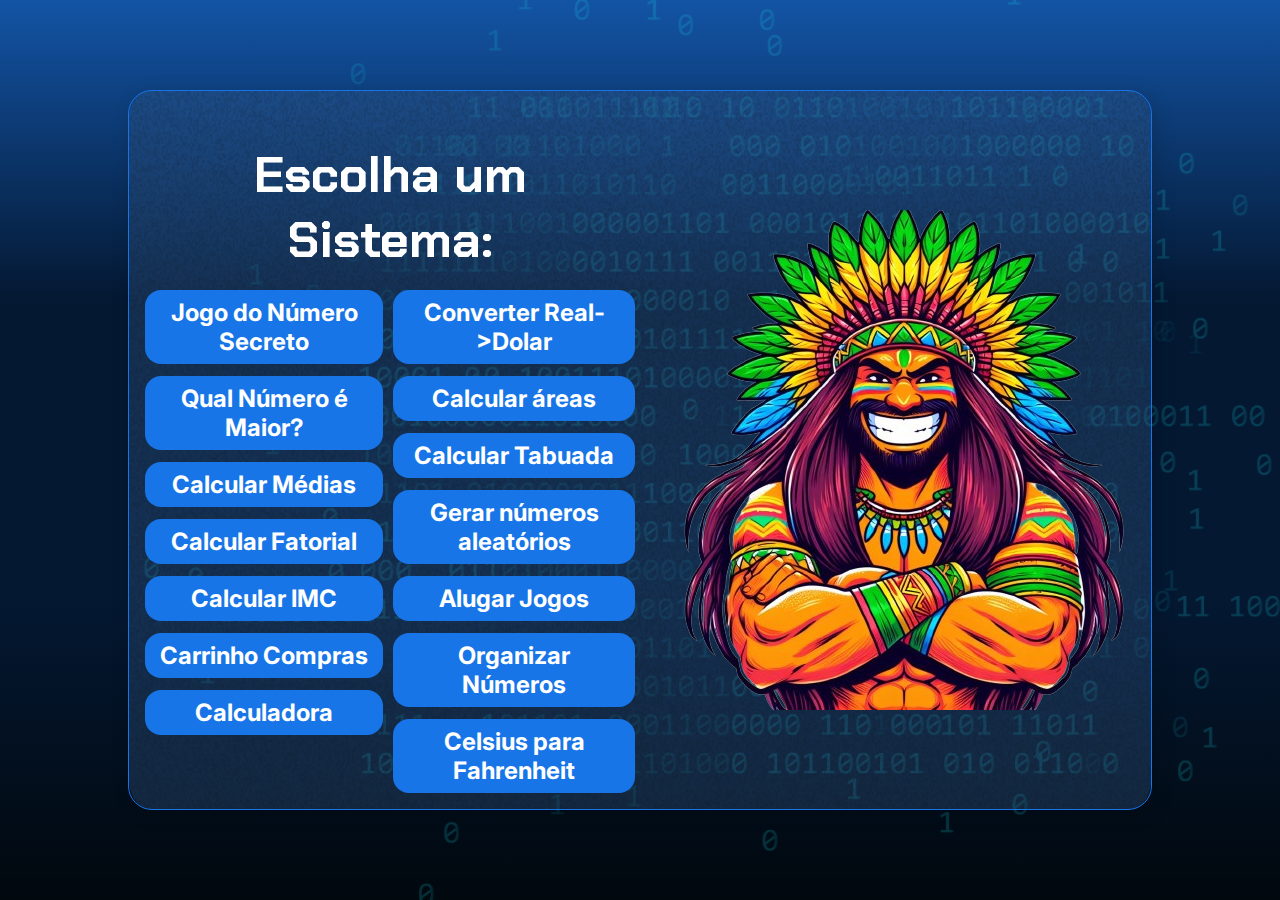
<file: index.html>
<!DOCTYPE html>
<html lang="pt-br">

<head>
    <meta charset="UTF-8">
    <meta name="viewport" content="width=device-width, initial-scale=1.0">
    <!--<script src="https://code.responsivevoice.org/responsivevoice.js"></script>-->
    <link rel="preconnect" href="https://fonts.googleapis.com">
    <link rel="preconnect" href="https://fonts.gstatic.com" crossorigin>
    <link href="https://fonts.googleapis.com/css2?family=Chakra+Petch:wght@700&family=Inter:wght@400;700&display=swap"
        rel="stylesheet">
    <link rel="stylesheet" href="styles/stylePaginaInicial.css">
    <title id="tituloAba"></title>
</head>

<body>

    <div class="container">
        <div class="container__conteudo">
            <div class="container__informacoes">
                    <div id="divTextos" class="container__texto">
                        <!--Textos inseridos de forma dinâmica pelo JS-->
                    </div>
                    <div id="input" class="container__divInput">
                        <!-- inputs inseridos de forma dinâmica pelo JS -->
                    </div>
                    <div class="caixaBotoes">
                        <div id="botoes" class="container__botoes">
                            <button onclick="botaoEsq()" id="idBotaoEsq" class="container__botao"></button> <!--button onclick, criei um botão porém ser atribuída uma ação, que é a "verificarChute" -->
                            <button onclick="botaoDir()" id="idBotaoDir" class="container__botao" disabled></button>
                        </div>
                        <div id="botoes2" class="container__botoes">
                            <!-- botões inseridos de forma dinâmica pelo JS -->
                        </div>
                    </div>
            </div>
            <img id="idImgPrincipal" src="" alt="Desenho de um índio" class="container__imagem-pessoa" />
        </div>
    </div>
    <script src="js/funcoes.js" defer></script>
    <script src="js/pagina-inicial.js" defer></script>
</body>

</html>
</file>
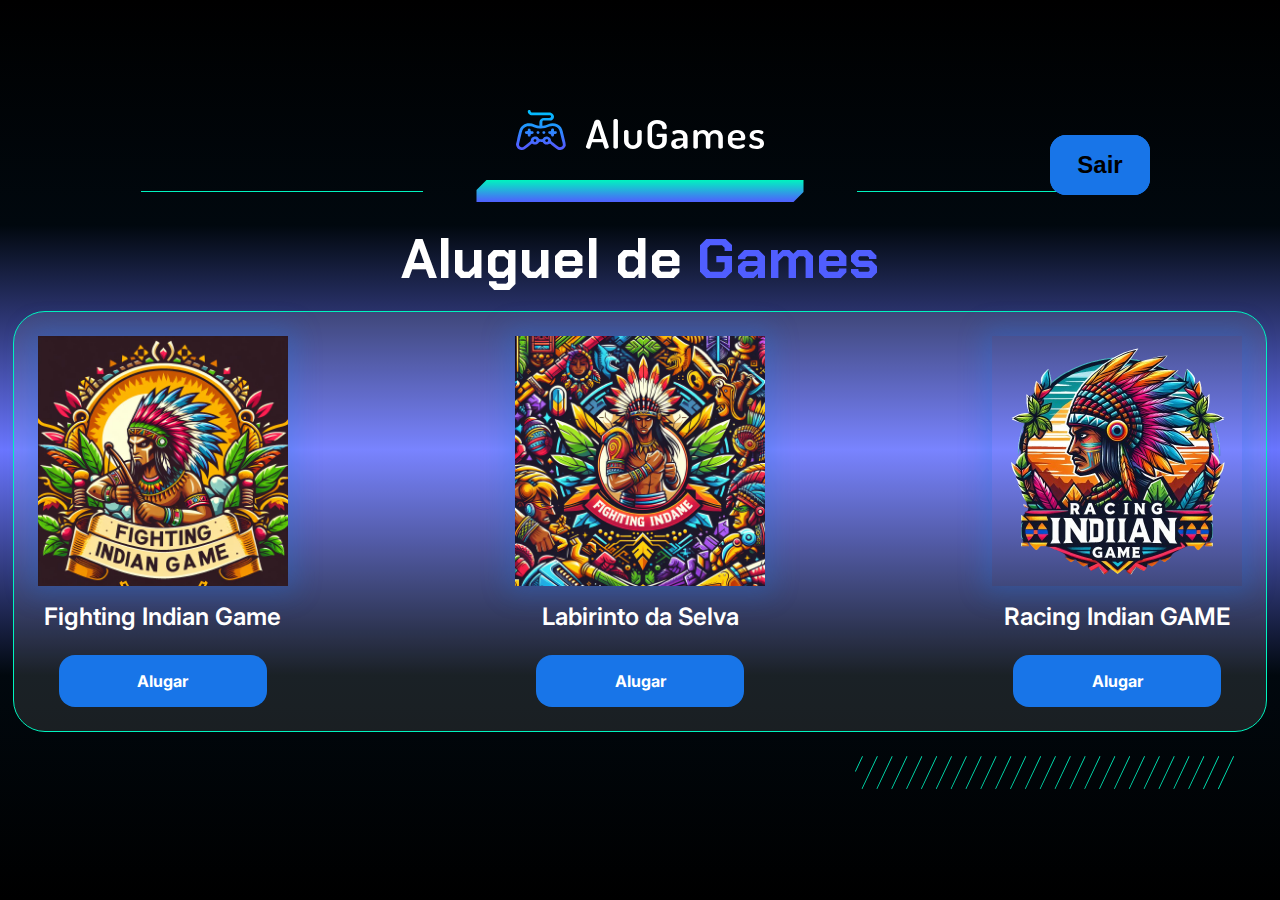
<file: html/alugar-games.html>
<!DOCTYPE html>
<html lang="pt-br">

<head>
    <meta charset="UTF-8">
    <meta name="viewport" content="width=device-width, initial-scale=1.0">
    <link rel="preconnect" href="https://fonts.googleapis.com">
    <link rel="preconnect" href="https://fonts.gstatic.com" crossorigin>
    <link href="https://fonts.googleapis.com/css2?family=Chakra+Petch:wght@700&family=Inter:wght@400;700&display=swap"
    rel="stylesheet">
    <title>TriboGames</title>
    <link rel="stylesheet" href="../styles/alugar-games.css">
</head>

<body class="body">
    <main class="container main">
        <img src="../img/logo.svg" alt="Logo AluGames">
        <section class="divisor">
            <div class="divisor__line"></div>
            <img src="../img/fade_bar.svg" alt="Visual bar" class="divisor__bar">
            <div class="divisor__line"></div>
        </section>
        <div class="titulo">
        <h1 class="page-title">Aluguel de <span class="page-title__emphasis">Games</span></h1>
        <button onclick="sair()" id="idBotaoSair" class="container__botao__sair">Sair</button>
        </div>
        <section class="dashboard">
            <div id="modal" class="modal">
              <div class="modal-content">
                <p id="mensagem" class="mensagemConfirmacao"></p>
                <button id="botaoSim">Sim</button>
                <button id="botaoNao">Não</button>
              </div>
            </div>
            <ul class="dashboard__items">
                <li class="dashboard__items__item" id="game-1">
                    <div class="dashboard__item__img">
                        <img src="../img/indio-game.jpg" alt="Capa jogo indigena" class="imagem">
                    </div>
                    <p class="dashboard__item__name">Fighting Indian Game</p>
                    <a onclick="alterarStatus(1)" href="#" class="dashboard__item__button">Alugar</a>
                </li>
                <li class="dashboard__items__item" id="game-2">
                    <div class="dashboard__item__img">
                        <img src="../img/indio-game2.jpg" alt="Capa jogo indigena 2" class="imagem">
                    </div>
                    <p class="dashboard__item__name">Labirinto da Selva</p>
                    <a onclick="alterarStatus(2)" href="#" class="dashboard__item__button">Alugar</a>
                </li>
                <li class="dashboard__items__item" id="game-3">
                    <div class="dashboard__item__img">
                        <img src="../img/indio-game3.png" alt="Capa jogo indigena 3" class="imagem">
                    </div>
                    <p class="dashboard__item__name">Racing Indian GAME</p>
                    <a onclick="alterarStatus(3)" href="#" class="dashboard__item__button">Alugar</a>
                </li>
            </ul>
        </section>
        <img src="../img/hachuras.svg" alt="Visual hachuras" class="hachuras">
    </main>
    <button onclick="sair()" id="idBotaoSair" class="container__botao__sair">Sair</button>
    <script src="../js/alugar-games.js"></script>
    <script src="../js/funcoes.js"></script>
</body>

</html>
</file>
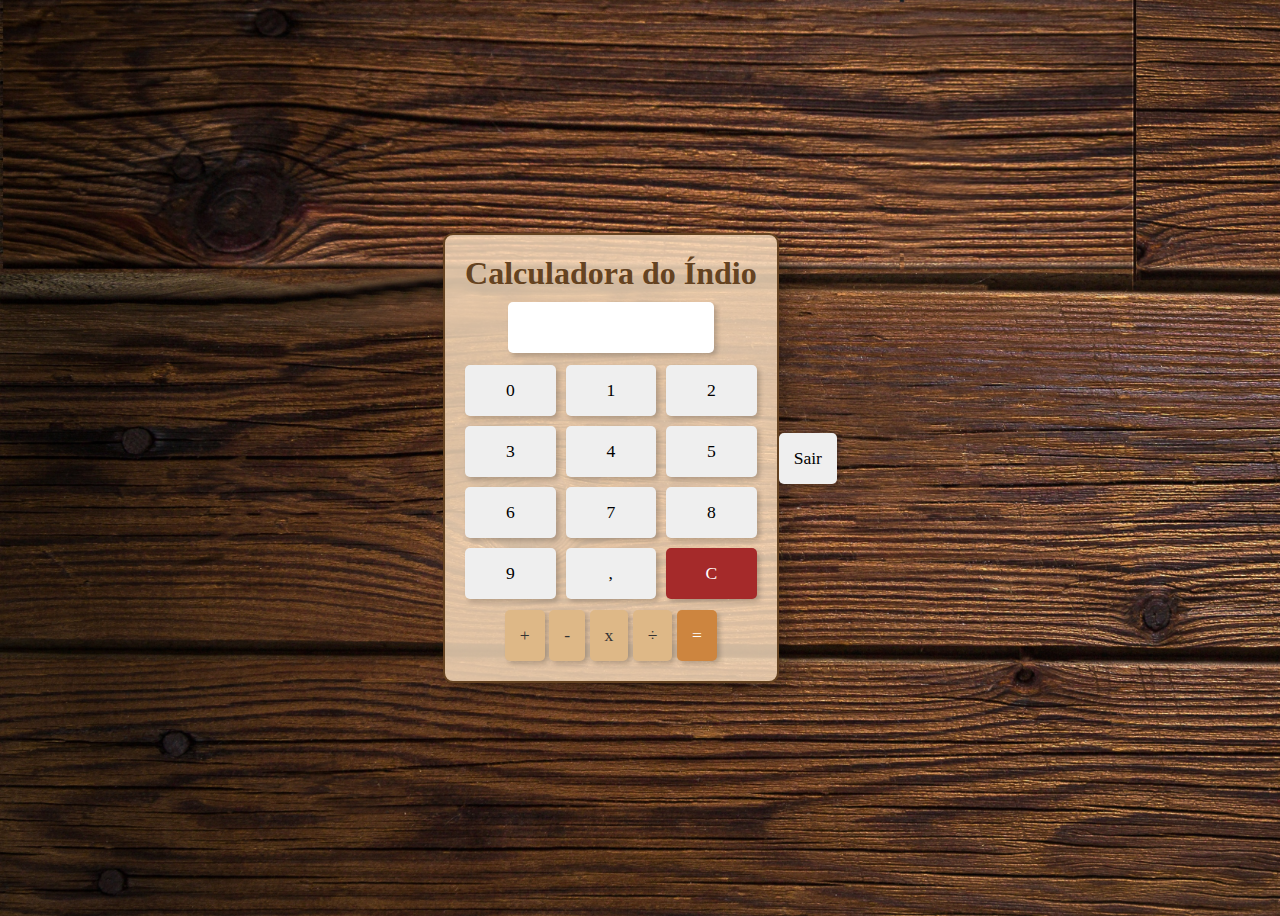
<file: html/calculadora.html>
<!DOCTYPE html>
<html lang="pt-br">
<head>
    <meta charset="UTF-8">
    <meta name="viewport" content="width=device-width, initial-scale=1.0">
    <title>Calculadora Indígena</title>
    <link rel="stylesheet" href="/styles/calculadora.css">
</head>
<body>
    <div class="container">
        <div class="calculator">
            <h2 class="titulo">Calculadora do Índio</h2> 
            <div class="tela">
            <input type="text" id="display" readonly>
            </div>
            <div class="keypad">
                </div>
            <div class="operations">
                <audio id="clickSound" src="/sons/somClick.mp3"></audio>
                <button class="operator">+</button>
                <button class="operator">-</button>
                <button class="operator">x</button>
                <button class="operator">÷</button>
                <button id="equals">=</button>
            </div>
        </div>
    </div>
    <button onclick="sair()" id="idBotaoSair" class="container__botao__sair">Sair</button>
    <script src="/js/calculadora.js"></script>
    <script src="../js/funcoes.js" defer></script>
</body>
</html>
</file>
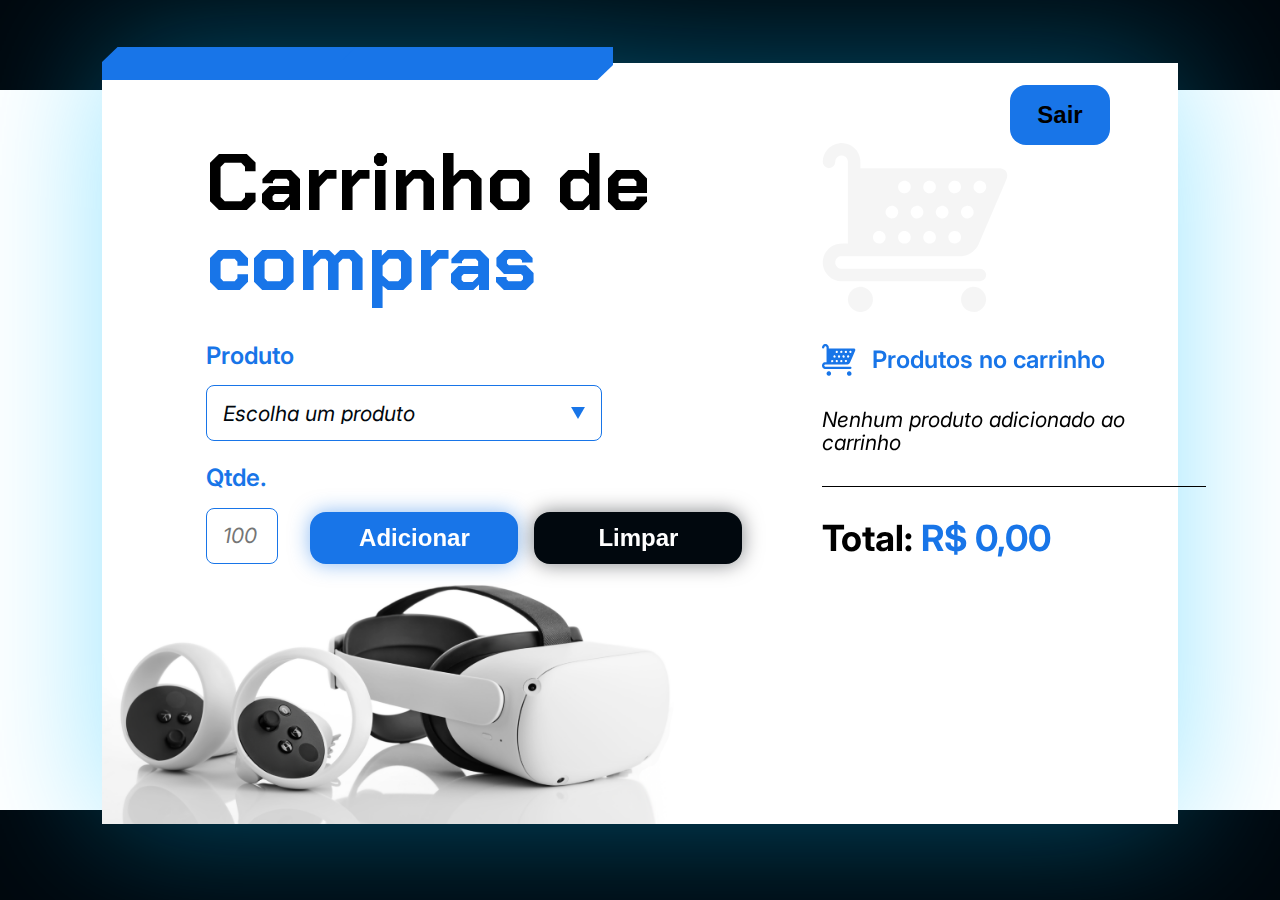
<file: html/carrinho-compras.html>
<!DOCTYPE html>
<html lang="en">

<head>
  <meta charset="UTF-8">
  <meta name="viewport" content="width=device-width, initial-scale=1.0">

  <link rel="preconnect" href="https://fonts.googleapis.com">
  <link rel="preconnect" href="https://fonts.gstatic.com" crossorigin>
  <link href="https://fonts.googleapis.com/css2?family=Chakra+Petch:wght@700&family=Inter:wght@400;600;700&display=swap"
    rel="stylesheet">
  <link rel="stylesheet" href="../styles/carrinho-compras.css">

  <title>Carrinho de compras</title>
</head>

<body>
  <main class="conteudo-principal">
    <div class="grafismo-azul"></div>
    <section class="adicionar-produto">
      <h1 class="titulo">
        Carrinho de <span class="texto-azul">compras</span>
      </h1>

      <form class="formulario">
        <label class="campo-grupo">
          <span class="texto-medio-azul">Produto</span>
          <select class="produto-input" name="produto" id="produto"> <!-- o <select> abre um input com opções e cada <option> é uma opção do select -->
            <option value="" disabled selected>Escolha um produto</option>
            <option value="100">Fone de ouvido - R$100,00</option> <!-- o value é o valor que vai retornar para o JS -->
            <option value="1400">Celular - R$1.400,00</option>
            <option value="5000">Oculus VR - R$5.000,00</option>
          </select>
          </div>
        </label>

        <section class="parte-inferior">
          <label class="campo-grupo">
            <span class="texto-medio-azul">Qtde.</span>
            <input class="quantidade-input" id="quantidade" type="number" placeholder="100">
          </label>

          <section class="botoes-wrapper">
            <button onclick="adicionar()" type="button" class="botao-form botao-adicionar">Adicionar</button>
            <button onclick="limpar()" type="button" class="botao-form botao-limpar">Limpar</button>
          </section>
        </section>
      </form>
    </section>
    <section class="carrinho">
      <img src="../img/carrinho-cinza.svg" alt="Imagem de um carrinho de compras cinza">

      <div class="titulo-wrapper">
        <img src="../img/icone-carrinho.svg" alt="ícone de carrinho">

        <h2 class="carrinho__titulo">Produtos no carrinho</h2>
      </div>

      <section class="carrinho__produtos" id="lista-produtos">
        <section class="carrinho__produtos__produto">
          <p id="texto-carrinho">Nenhum produto adicionado ao carrinho</p>
          <!--<span class="texto-azul"></span><span id="nome-produto"></span><span class="texto-azul"></span>-->
        </section>
      </section>

      <div class="divisoria"></div>

      <p class="carrinho__total">
        Total: <span class="texto-azul" id="valor-total">R$ 0,00</span>
      </p>
    </section>
  </main>
  <button onclick="sair()" id="idBotaoSair" class="container__botao__sair">Sair</button>
  <script src="../js/funcoes.js"></script>
  <script src="../js/carrinho-compras.js"></script>
</body>

</html>
</file>
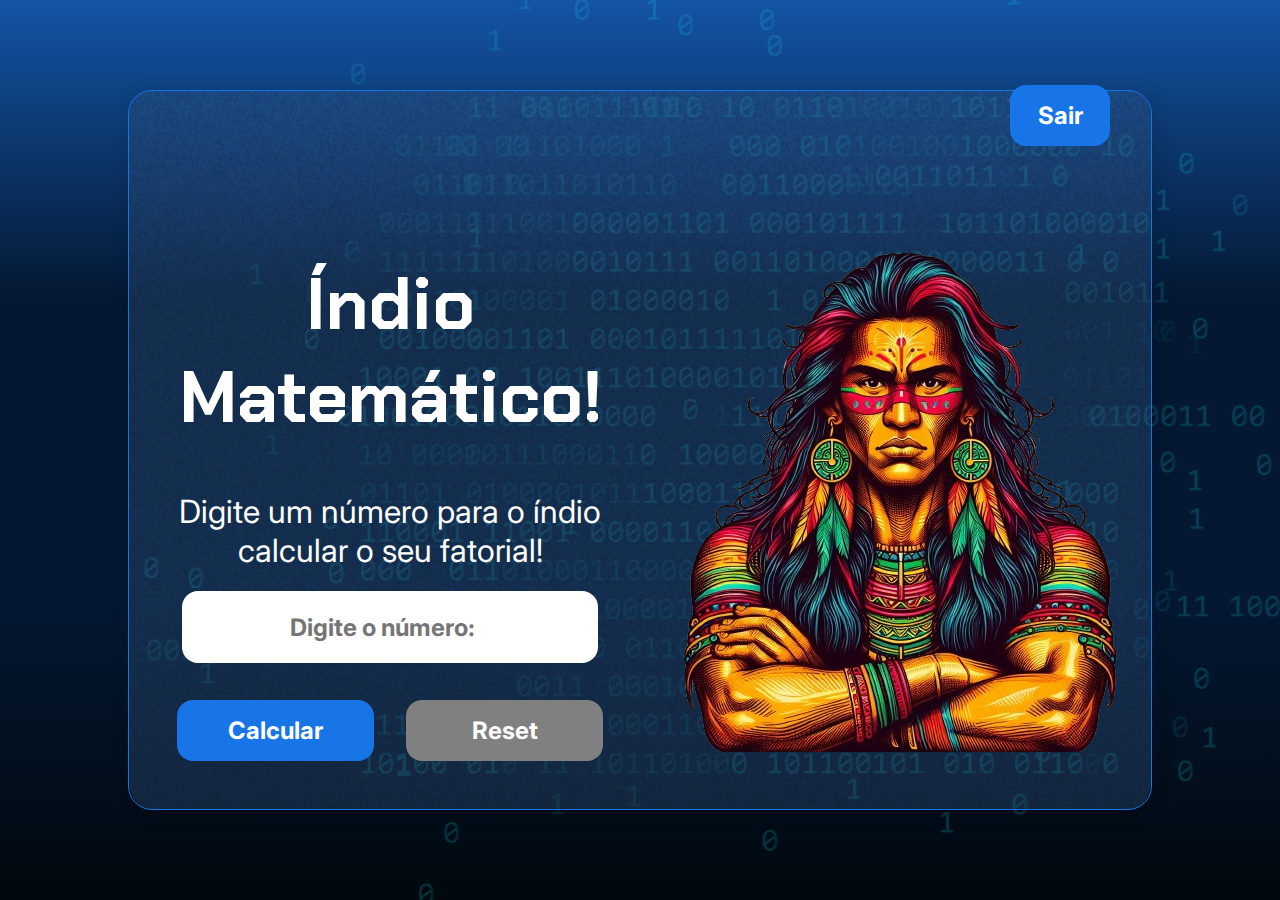
<file: html/fatorial.html>
<!DOCTYPE html>
<html lang="pt-br">

<head>
    <meta charset="UTF-8">
    <meta name="viewport" content="width=device-width, initial-scale=1.0">
    <!--<script src="https://code.responsivevoice.org/responsivevoice.js"></script>-->
    <link rel="preconnect" href="https://fonts.googleapis.com">
    <link rel="preconnect" href="https://fonts.gstatic.com" crossorigin>
    <link href="https://fonts.googleapis.com/css2?family=Chakra+Petch:wght@700&family=Inter:wght@400;700&display=swap"
        rel="stylesheet">
    <link rel="stylesheet" href="../styles/style.css">
    <title id="tituloAba"></title>
</head>

<body>

    <div class="container">
        <div class="container__conteudo">
            <div class="container__informacoes">
                <div id="divTextos" class="container__texto">
                    <!--<h1 id="titulo"></h1>-->
                    <!--<p id="paragrafo" class="texto__paragrafo"></p>-->
                </div>
                    <div id="input" class="container__divInput">
                        <!--<input type="number" min="1" max="10" class="container__input"> (É a caixa para inserção dos números) -->
                    </div>
                    <div class="container__botoes">
                        <button onclick="botaoEsq()" id="idBotaoEsq" class="container__botao"></button> <!-- button onclick, criei um botão porém ser atribuída uma ação, que é a "verificarChute" -->
                        <button onclick="botaoDir()" id="idBotaoDir" class="container__botao" disabled></button>
                    </div>
            </div>
            <img id="idImgPrincipal" src="" alt="Desenho de um índio" class="container__imagem-pessoa" />
        </div>
    </div>
    <button onclick="sair()" id="idBotaoSair" class="container__botao__sair">Sair</button>
    <script src="../js/funcoes.js" defer></script>
    <script src="/js/fatorial.js" defer></script>
</body>

</html>
</file>
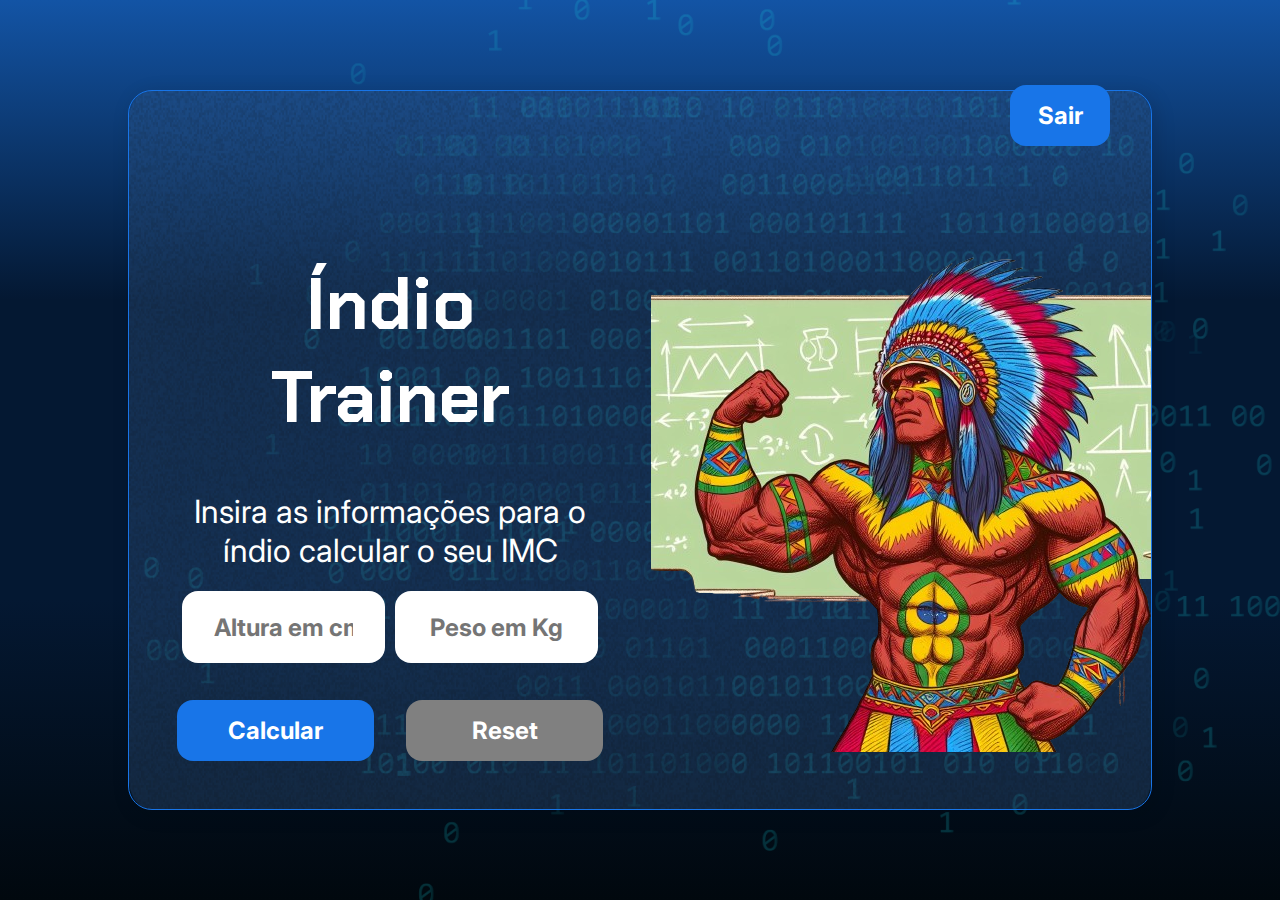
<file: html/imc.html>
<!DOCTYPE html>
<html lang="pt-br">

<head>
    <meta charset="UTF-8">
    <meta name="viewport" content="width=device-width, initial-scale=1.0">
    <!--<script src="https://code.responsivevoice.org/responsivevoice.js"></script>-->
    <link rel="preconnect" href="https://fonts.googleapis.com">
    <link rel="preconnect" href="https://fonts.gstatic.com" crossorigin>
    <link href="https://fonts.googleapis.com/css2?family=Chakra+Petch:wght@700&family=Inter:wght@400;700&display=swap"
        rel="stylesheet">
    <link rel="stylesheet" href="../styles/style.css">
    <title id="tituloAba"></title>
</head>

<body>

    <div class="container">
        <div class="container__conteudo">
            <div class="container__informacoes">
                <div id="divTextos" class="container__texto">
                    <!--<h1 id="titulo"></h1>-->
                    <!--<p id="paragrafo" class="texto__paragrafo"></p>-->
                </div>
                    <div id="input" class="container__divInput">
                        <!--<input type="number" min="1" max="10" class="container__input"> (É a caixa para inserção dos números) -->
                    </div>
                    <div class="container__botoes">
                        <button onclick="botaoEsq()" id="idBotaoEsq" class="container__botao"></button> <!-- button onclick, criei um botão porém ser atribuída uma ação, que é a "verificarChute" -->
                        <button onclick="botaoDir()" id="idBotaoDir" class="container__botao" disabled></button>
                    </div>
            </div>
            <img id="idImgPrincipal" src="" alt="Desenho de um índio" class="container__imagem-pessoa" />
        </div>
    </div>
    <button onclick="sair()" id="idBotaoSair" class="container__botao__sair">Sair</button>
    <script src="../js/funcoes.js" defer></script>
    <script src="/js/imc.js" defer></script>
</body>

</html>
</file>
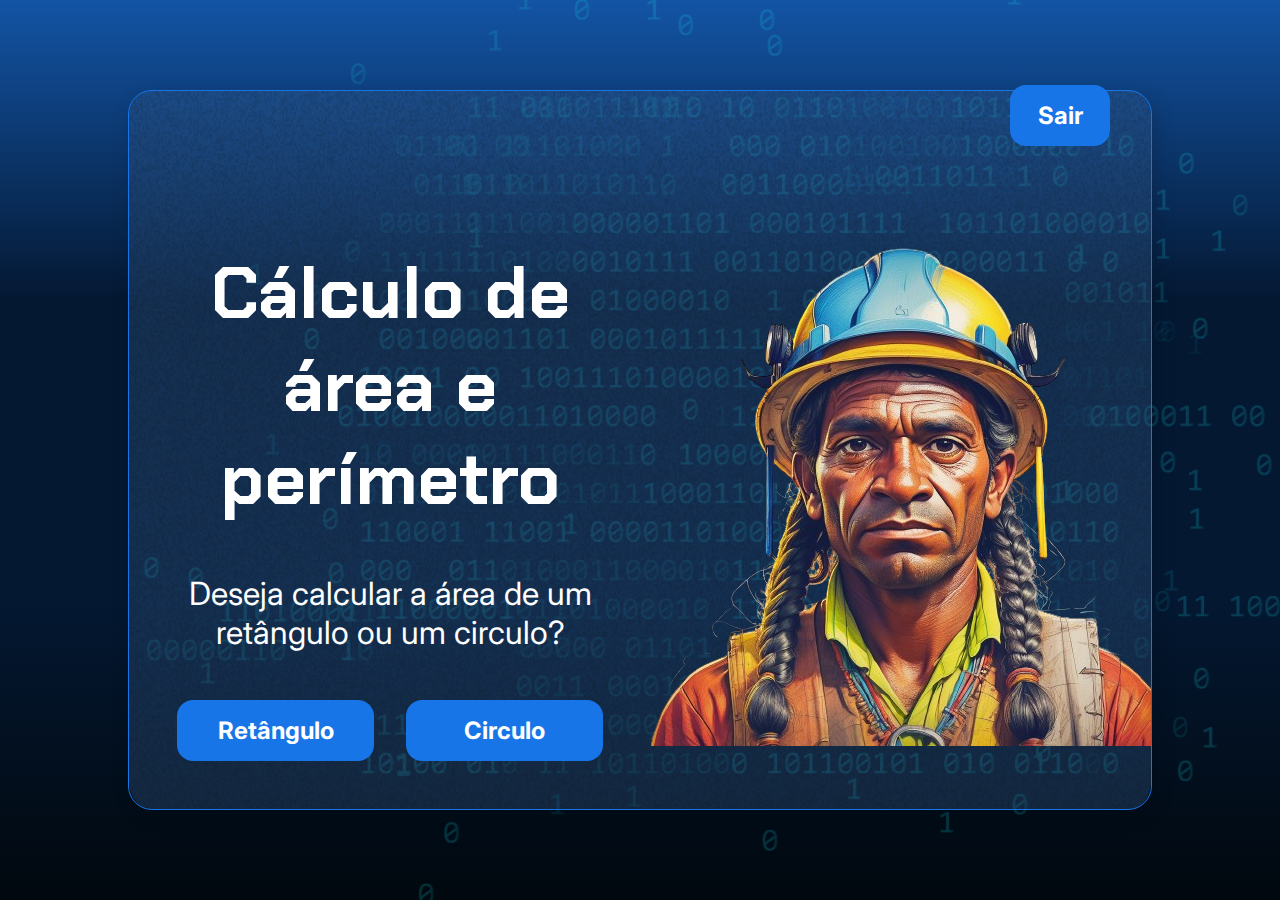
<file: html/jogo-construtor.html>
<!DOCTYPE html>
<html lang="pt-br">

<head>
    <meta charset="UTF-8">
    <meta name="viewport" content="width=device-width, initial-scale=1.0">
    <!--<script src="https://code.responsivevoice.org/responsivevoice.js"></script>-->
    <link rel="preconnect" href="https://fonts.googleapis.com">
    <link rel="preconnect" href="https://fonts.gstatic.com" crossorigin>
    <link href="https://fonts.googleapis.com/css2?family=Chakra+Petch:wght@700&family=Inter:wght@400;700&display=swap"
        rel="stylesheet">
    <link rel="stylesheet" href="../styles/style.css">
    <title id="tituloAba"></title>
</head>

<body>

    <div class="container">
        <div class="container__conteudo">
            <div class="container__informacoes">
                <div id="divTextos" class="container__texto">
                    <!--<h1 id="titulo"></h1>-->
                    <!--<p id="paragrafo" class="texto__paragrafo"></p>-->
                </div>
                    <div id="input" class="container__divInput">
                        <!--<input type="number" min="1" max="10" class="container__input"> (É a caixa para inserção dos números) -->
                    </div>
                    <div class="container__botoes">
                        <button onclick="botaoEsq()" id="idBotaoEsq" class="container__botao"></button> <!-- button onclick, criei um botão porém ser atribuída uma ação, que é a "verificarChute" -->
                        <button onclick="botaoDir()" id="idBotaoDir" class="container__botao" disabled></button>
                    </div>
            </div>
            <img id="idImgPrincipal" src="" alt="Desenho de um índio" class="container__imagem-pessoa" />
        </div>
    </div>
    <button onclick="sair()" id="idBotaoSair" class="container__botao__sair">Sair</button>
    <script src="../js/funcoes.js" defer></script>
    <script src="/js/jogo-construtor.js" defer></script>
</body>

</html>
</file>
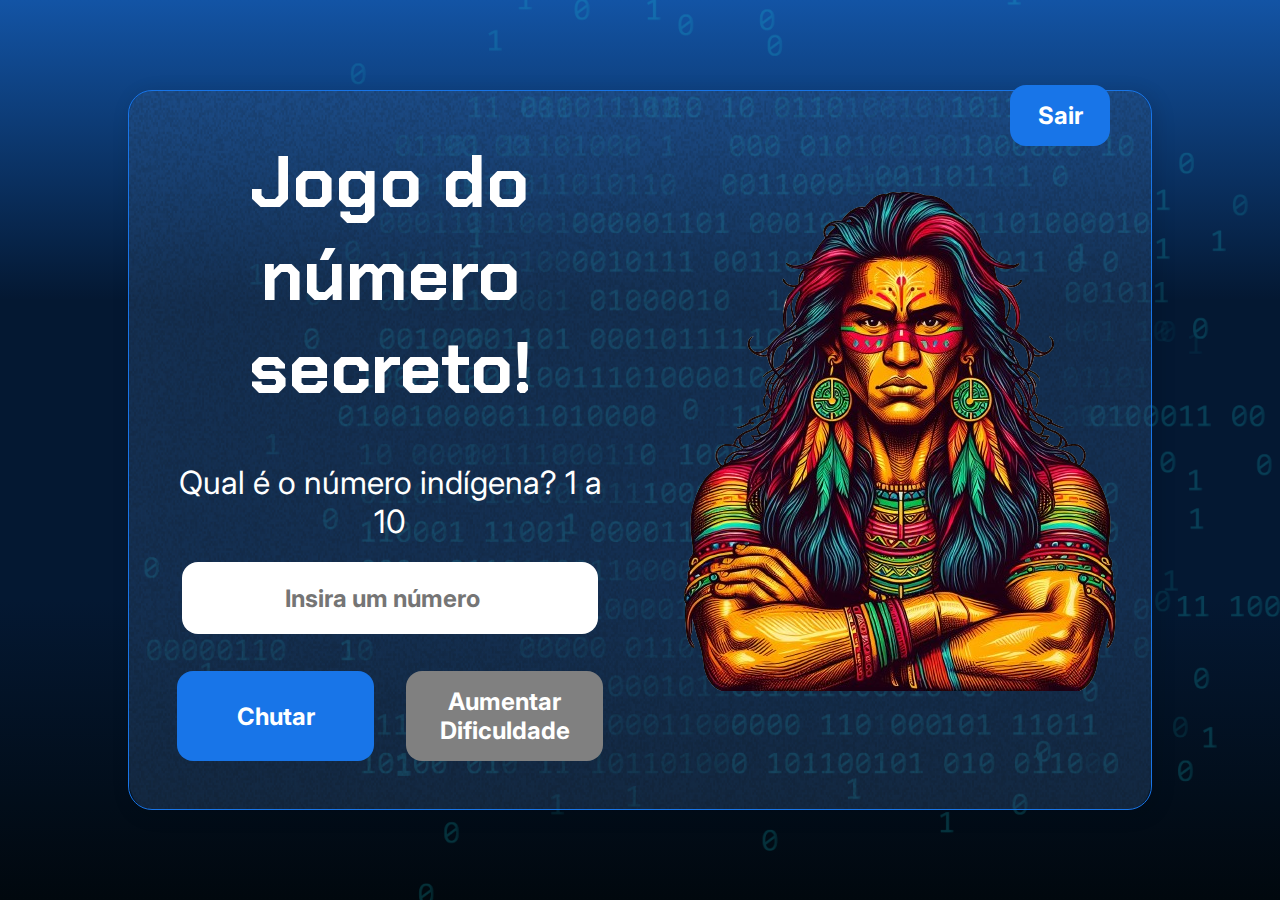
<file: html/jogo-do-indio.html>
<!DOCTYPE html>
<html lang="pt-br">

<head>
    <meta charset="UTF-8">
    <meta name="viewport" content="width=device-width, initial-scale=1.0">
    <!--<script src="https://code.responsivevoice.org/responsivevoice.js"></script>-->
    <link rel="preconnect" href="https://fonts.googleapis.com">
    <link rel="preconnect" href="https://fonts.gstatic.com" crossorigin>
    <link href="https://fonts.googleapis.com/css2?family=Chakra+Petch:wght@700&family=Inter:wght@400;700&display=swap"
        rel="stylesheet">
    <link rel="stylesheet" href="../styles/style.css">
    <title id="tituloAba"></title>
</head>

<body>

    <div class="container">
        <div class="container__conteudo">
            <div class="container__informacoes">
                <div id="divTextos" class="container__texto">
                    <!--<h1 id="titulo"></h1>-->
                    <!--<p id="paragrafo" class="texto__paragrafo"></p>-->
                </div>
                    <div id="input" class="container__divInput">
                        <!--<input type="number" min="1" max="10" class="container__input"> (É a caixa para inserção dos números) -->
                    </div>
                    <div class="container__botoes">
                        <button onclick="botaoEsq()" id="idBotaoEsq" class="container__botao"></button> <!-- button onclick, criei um botão porém ser atribuída uma ação, que é a "verificarChute" -->
                        <button onclick="botaoDir()" id="idBotaoDir" class="container__botao" disabled></button>
                    </div>
            </div>
            <img id="idImgPrincipal" src="" alt="Desenho de um índio" class="container__imagem-pessoa" />
        </div>
    </div>
    <button onclick="sair()" id="idBotaoSair" class="container__botao__sair">Sair</button>
    <script src="../js/funcoes.js" defer></script>
    <script src="/js/jogo-do-indio.js" defer></script>
</body>

</html>
</file>
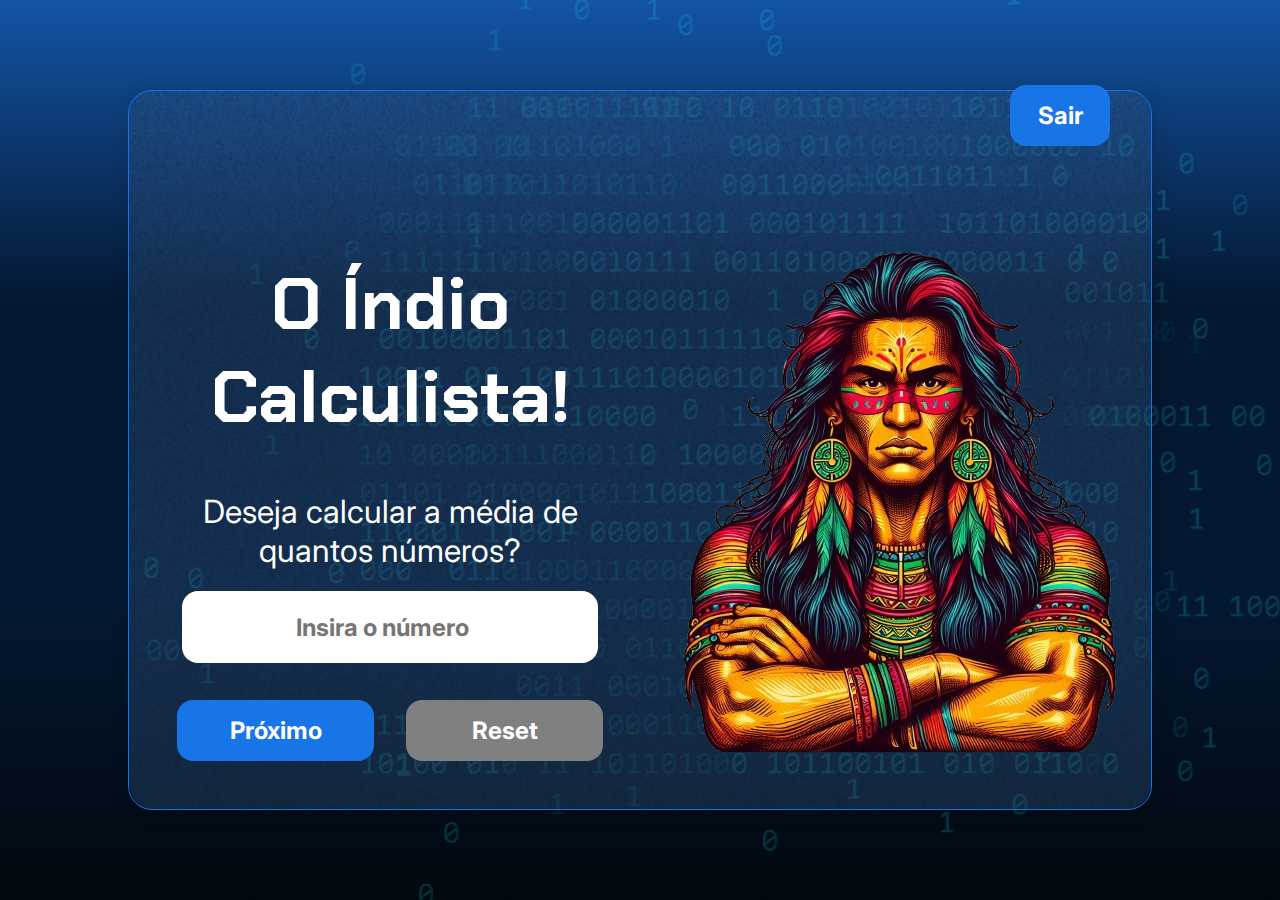
<file: html/media-numeros.html>
<!DOCTYPE html>
<html lang="pt-br">

<head>
    <meta charset="UTF-8">
    <meta name="viewport" content="width=device-width, initial-scale=1.0">
    <!--<script src="https://code.responsivevoice.org/responsivevoice.js"></script>-->
    <link rel="preconnect" href="https://fonts.googleapis.com">
    <link rel="preconnect" href="https://fonts.gstatic.com" crossorigin>
    <link href="https://fonts.googleapis.com/css2?family=Chakra+Petch:wght@700&family=Inter:wght@400;700&display=swap"
        rel="stylesheet">
    <link rel="stylesheet" href="../styles/style.css">
    <title id="tituloAba"></title>
</head>

<body>

    <div class="container">
        <div class="container__conteudo">
            <div class="container__informacoes">
                <div id="divTextos" class="container__texto">
                    <!--<h1 id="titulo"></h1>-->
                    <!--<p id="paragrafo" class="texto__paragrafo"></p>-->
                </div>
                    <div id="input" class="container__divInput">
                        <!--<input type="number" min="1" max="10" class="container__input"> (É a caixa para inserção dos números) -->
                    </div>
                    <div class="container__botoes">
                        <button onclick="botaoEsq()" id="idBotaoEsq" class="container__botao"></button> <!-- button onclick, criei um botão porém ser atribuída uma ação, que é a "verificarChute" -->
                        <button onclick="botaoDir()" id="idBotaoDir" class="container__botao" disabled></button>
                    </div>
            </div>
            <img id="idImgPrincipal" src="" alt="Desenho de um índio" class="container__imagem-pessoa" />
        </div>
    </div>
    <button onclick="sair()" id="idBotaoSair" class="container__botao__sair">Sair</button>
    <script src="../js/funcoes.js" defer></script>
    <script src="/js/media-numeros.js" defer></script>
</body>

</html>
</file>
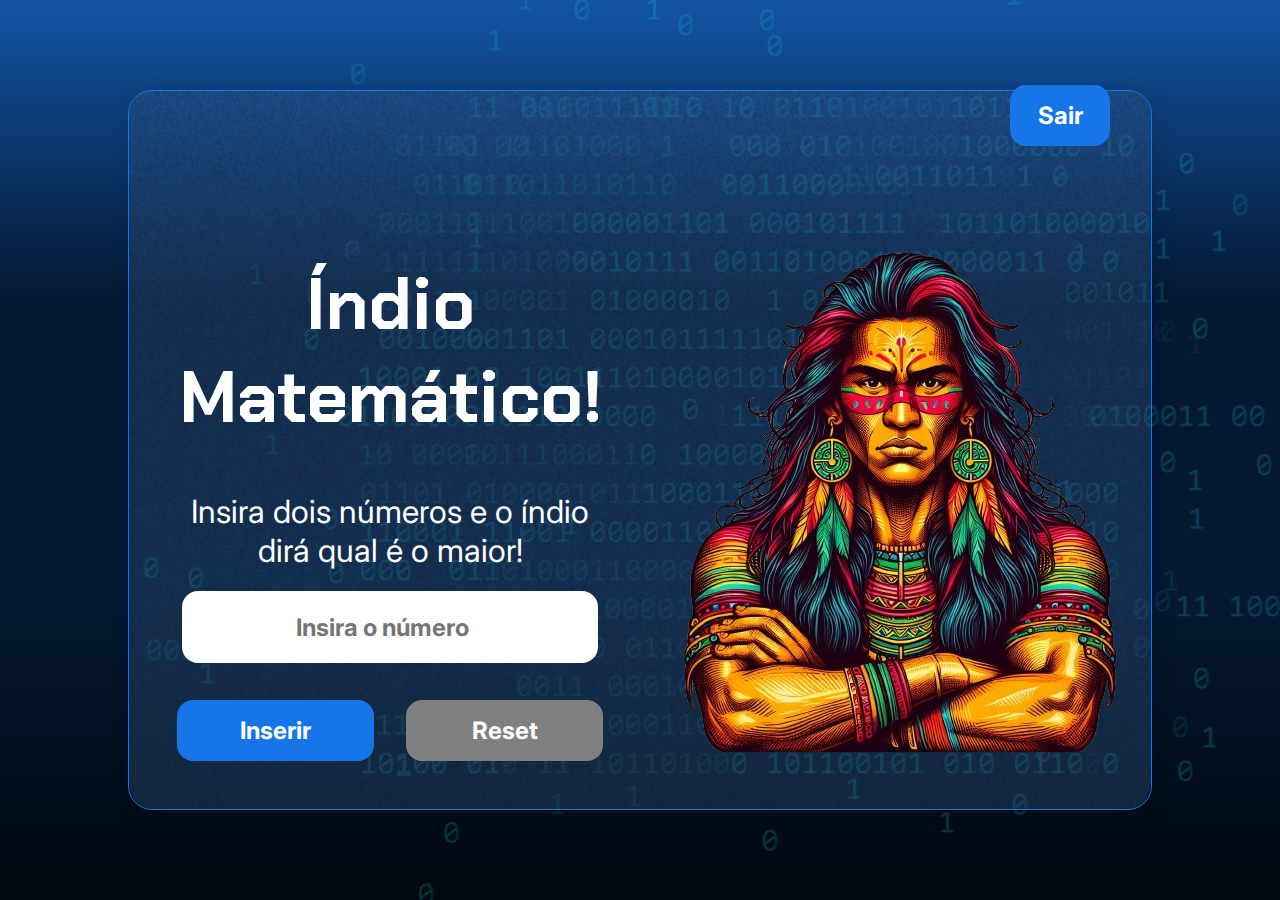
<file: html/numero-maior.html>
<!DOCTYPE html>
<html lang="pt-br">

<head>
    <meta charset="UTF-8">
    <meta name="viewport" content="width=device-width, initial-scale=1.0">
    <!--<script src="https://code.responsivevoice.org/responsivevoice.js"></script>-->
    <link rel="preconnect" href="https://fonts.googleapis.com">
    <link rel="preconnect" href="https://fonts.gstatic.com" crossorigin>
    <link href="https://fonts.googleapis.com/css2?family=Chakra+Petch:wght@700&family=Inter:wght@400;700&display=swap"
        rel="stylesheet">
    <link rel="stylesheet" href="../styles/style.css">
    <title id="tituloAba"></title>
</head>

<body>

    <div class="container">
        <div class="container__conteudo">
            <div class="container__informacoes">
                <div id="divTextos" class="container__texto">
                    <!--<h1 id="titulo"></h1>-->
                    <!--<p id="paragrafo" class="texto__paragrafo"></p>-->
                </div>
                    <div id="input" class="container__divInput">
                        <!--<input type="number" min="1" max="10" class="container__input"> (É a caixa para inserção dos números) -->
                    </div>
                    <div class="container__botoes">
                        <button onclick="botaoEsq()" id="idBotaoEsq" class="container__botao"></button> <!-- button onclick, criei um botão porém ser atribuída uma ação, que é a "verificarChute" -->
                        <button onclick="botaoDir()" id="idBotaoDir" class="container__botao" disabled></button>
                    </div>
            </div>
            <img id="idImgPrincipal" src="" alt="Desenho de um índio" class="container__imagem-pessoa" />
        </div>
    </div>
    <button onclick="sair()" id="idBotaoSair" class="container__botao__sair">Sair</button>
    <script src="../js/funcoes.js" defer></script>
    <script src="/js/numero-maior.js" defer></script>
</body>

</html>
</file>
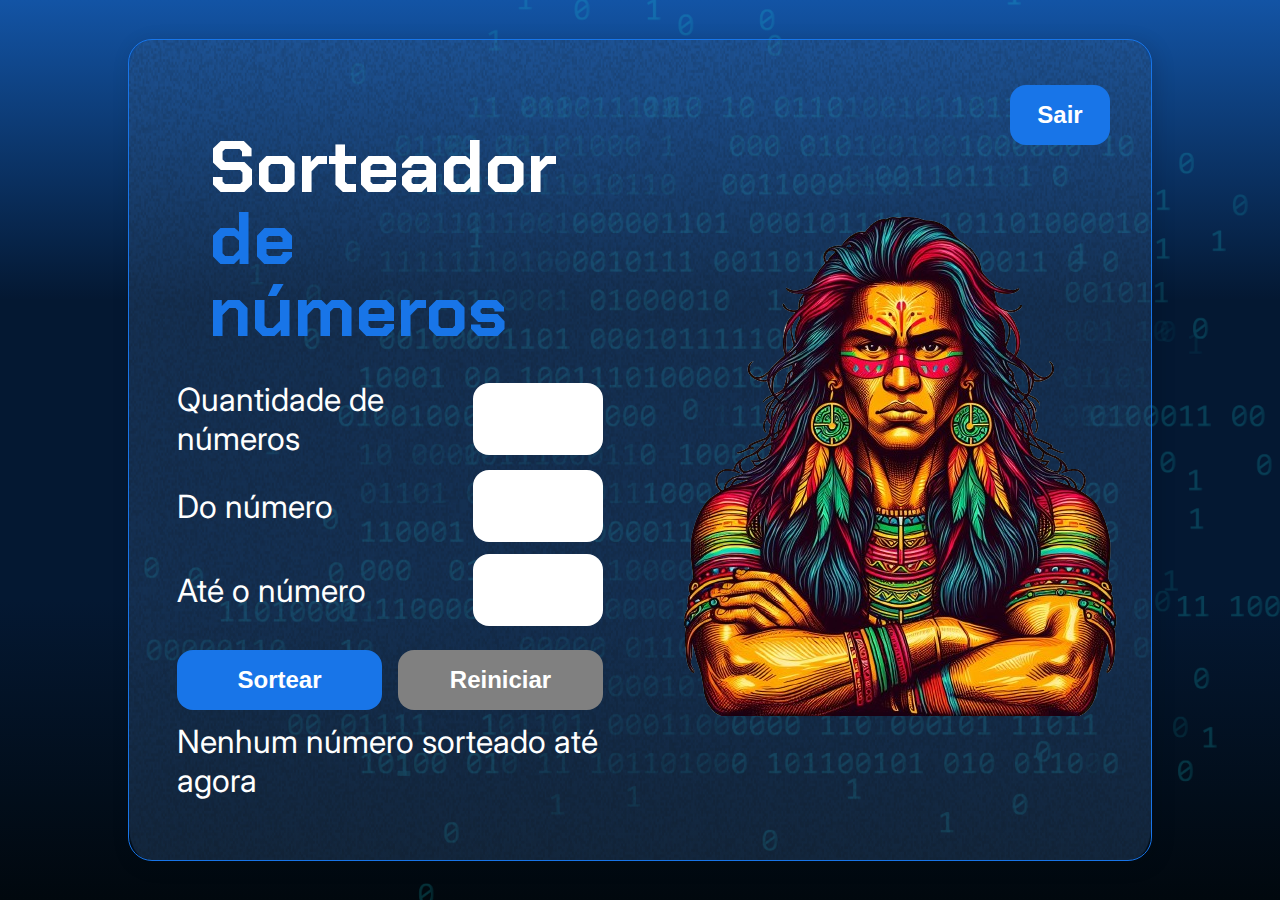
<file: html/numeros-aleatorios.html>
<!DOCTYPE html>
<html lang="pt-br">

<head>
    <meta charset="UTF-8">
    <meta name="viewport" content="width=device-width, initial-scale=1.0">
    <link rel="preconnect" href="https://fonts.googleapis.com">
    <link rel="preconnect" href="https://fonts.gstatic.com" crossorigin>
    <link href="https://fonts.googleapis.com/css2?family=Chakra+Petch:wght@700&family=Inter:wght@400;700&display=swap" rel="stylesheet">
    <link rel="stylesheet" href="../styles/numeros-aleatorios.css">
    <title>Sorteador de números</title>
</head>

<body>
    <div class="container">
        <div class="container__conteudo">
            <div class="container__informacoes">
                <div class="container__texto">
                    <h1>Sorteador<span class="container__texto-azul"> de números</span></h1>

                    <div class="container__campo">
                        <label class="texto__paragrafo">Quantidade de números</label>
                        <input class="container__input" id="quantidade" type="number" min="1">
                    </div>
                    
                    <div class="container__campo">
                        <label class="texto__paragrafo">Do número</label>
                        <input class="container__input" id="de" type="number" min="1">
                    </div>
                    
                    <div class="container__campo">
                        <label class="texto__paragrafo">Até o número</label>
                        <input class="container__input" id="ate" type="number" min="1">
                    </div>
                </div>
                
                <div class="chute container__botoes">
                    <button onclick="sortear()" id="idBotaoEsq" class="container__botao">Sortear</button>
                    <button onclick="reiniciar()" id="idBotaoDir" class="container__botao" disabled>Reiniciar</button>
                </div>

                <div class="container__texto" id="resultado">
                    <label class="texto__paragrafo">Nenhum número sorteado até agora</label>
                </div>
            </div>

            <img src="../img/indioserio.png" id="idImgPrincipal" alt="Desenho de um indio" class="container__imagem-pessoa" />
        </div>
    </div>
    <button onclick="sair()" id="idBotaoSair" class="container__botao__sair">Sair</button>
    <script src="../js/funcoes.js" defer></script>
    <script src="../js/numeros-aleatorios.js" defer></script>
</body>

</html>
</file>
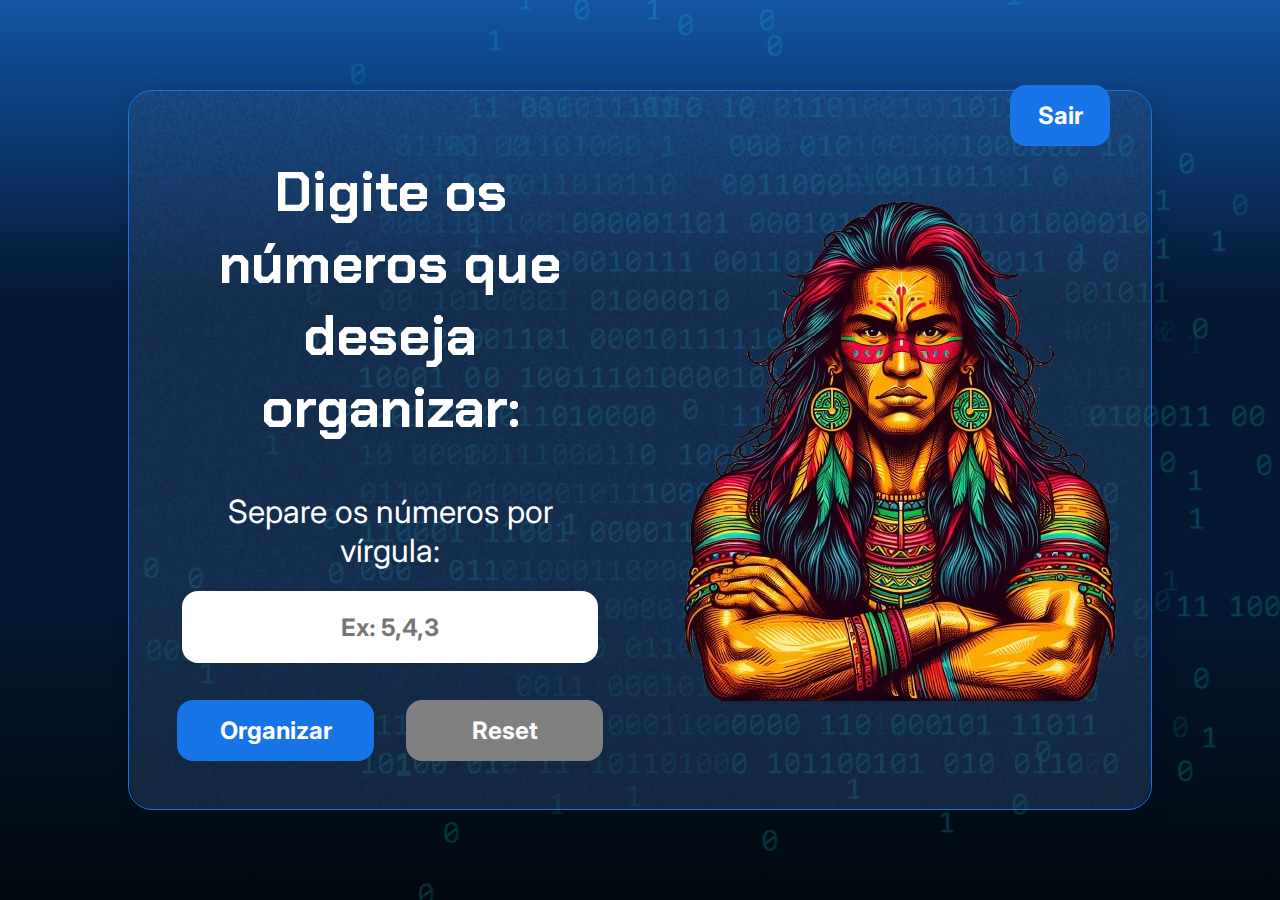
<file: html/numeros-ordem.html>
<!DOCTYPE html>
<html lang="pt-br">

<head>
    <meta charset="UTF-8">
    <meta name="viewport" content="width=device-width, initial-scale=1.0">
    <!--<script src="https://code.responsivevoice.org/responsivevoice.js"></script>-->
    <link rel="preconnect" href="https://fonts.googleapis.com">
    <link rel="preconnect" href="https://fonts.gstatic.com" crossorigin>
    <link href="https://fonts.googleapis.com/css2?family=Chakra+Petch:wght@700&family=Inter:wght@400;700&display=swap"
        rel="stylesheet">
    <link rel="stylesheet" href="../styles/numeros-ordem.css">
    <title id="tituloAba"></title>
</head>

<body>

    <div class="container">
        <div class="container__conteudo">
            <div class="container__informacoes">
                <div id="divTextos" class="container__texto">
                    <!--<h1 id="titulo"></h1>-->
                    <!--<p id="paragrafo" class="texto__paragrafo"></p>-->
                </div>
                    <div id="input" class="container__divInput">
                        <!--<input type="number" min="1" max="10" class="container__input"> (É a caixa para inserção dos números) -->
                    </div>
                    <div class="container__botoes">
                        <button onclick="botaoEsq()" id="idBotaoEsq" class="container__botao"></button> <!-- button onclick, criei um botão porém ser atribuída uma ação, que é a "verificarChute" -->
                        <button onclick="botaoDir()" id="idBotaoDir" class="container__botao" disabled></button>
                    </div>
            </div>
            <img id="idImgPrincipal" src="" alt="Desenho de um índio" class="container__imagem-pessoa" />
        </div>
    </div>
    <button onclick="sair()" id="idBotaoSair" class="container__botao__sair">Sair</button>
    <script src="../js/funcoes.js" defer></script>
    <script src="../js/numeros-ordem.js" defer></script>
</body>

</html>
</file>
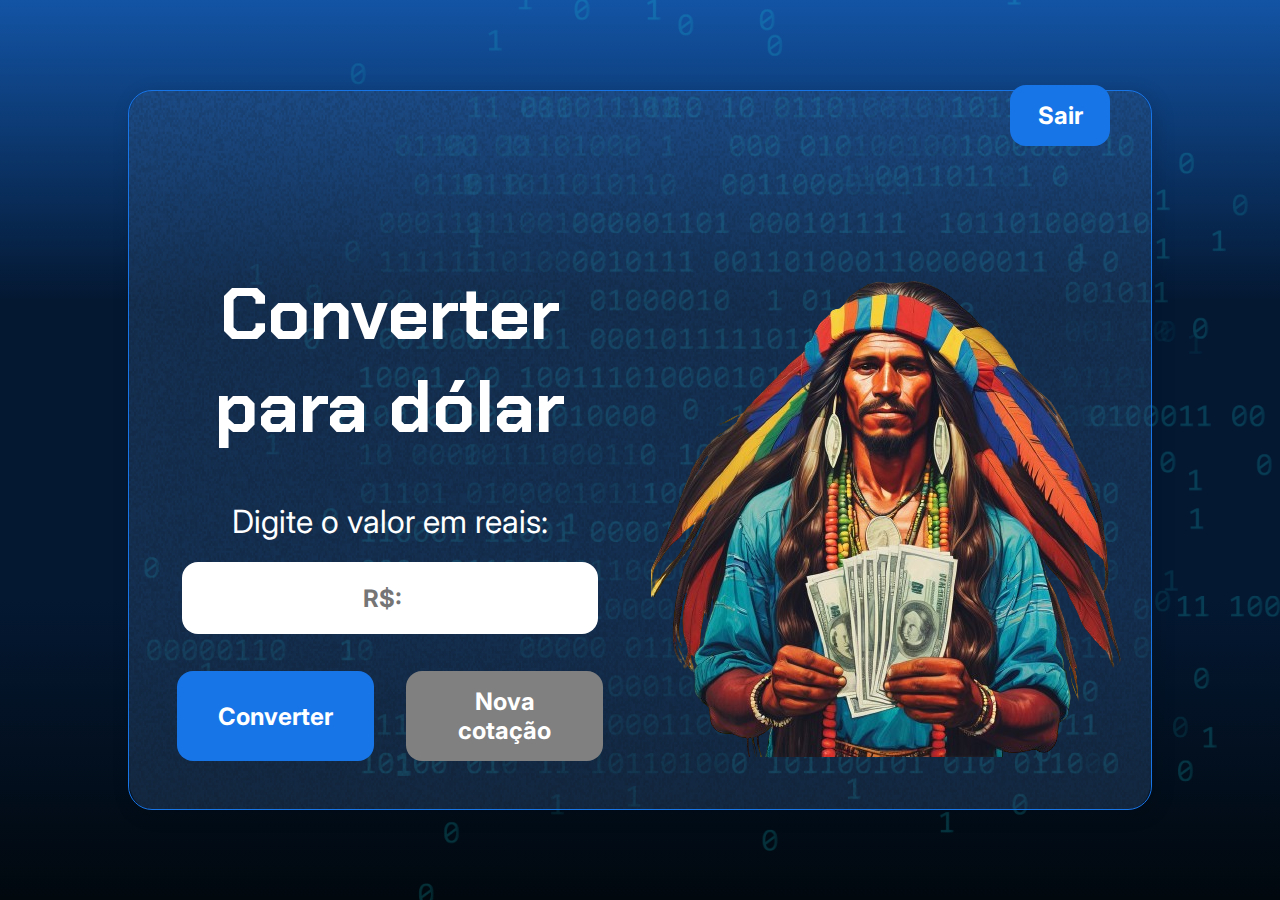
<file: html/real-dolar.html>
<!DOCTYPE html>
<html lang="pt-br">

<head>
    <meta charset="UTF-8">
    <meta name="viewport" content="width=device-width, initial-scale=1.0">
    <!--<script src="https://code.responsivevoice.org/responsivevoice.js"></script>-->
    <link rel="preconnect" href="https://fonts.googleapis.com">
    <link rel="preconnect" href="https://fonts.gstatic.com" crossorigin>
    <link href="https://fonts.googleapis.com/css2?family=Chakra+Petch:wght@700&family=Inter:wght@400;700&display=swap"
        rel="stylesheet">
    <link rel="stylesheet" href="../styles/style.css">
    <title id="tituloAba"></title>
</head>

<body>

    <div class="container">
        <div class="container__conteudo">
            <div class="container__informacoes">
                <div id="divTextos" class="container__texto">
                    <!--<h1 id="titulo"></h1>-->
                    <!--<p id="paragrafo" class="texto__paragrafo"></p>-->
                </div>
                    <div id="input" class="container__divInput">
                        <!--<input type="number" min="1" max="10" class="container__input"> (É a caixa para inserção dos números) -->
                    </div>
                    <div class="container__botoes">
                        <button onclick="botaoEsq()" id="idBotaoEsq" class="container__botao"></button> <!-- button onclick, criei um botão porém ser atribuída uma ação, que é a "verificarChute" -->
                        <button onclick="botaoDir()" id="idBotaoDir" class="container__botao" disabled></button>
                    </div>
            </div>
            <img id="idImgPrincipal" src="" alt="Desenho de um índio" class="container__imagem-pessoa" />
        </div>
    </div>
    <button onclick="sair()" id="idBotaoSair" class="container__botao__sair">Sair</button>
    <script src="../js/funcoes.js" defer></script>
    <script src="/js/real-dolar.js" defer></script>
</body>

</html>
</file>
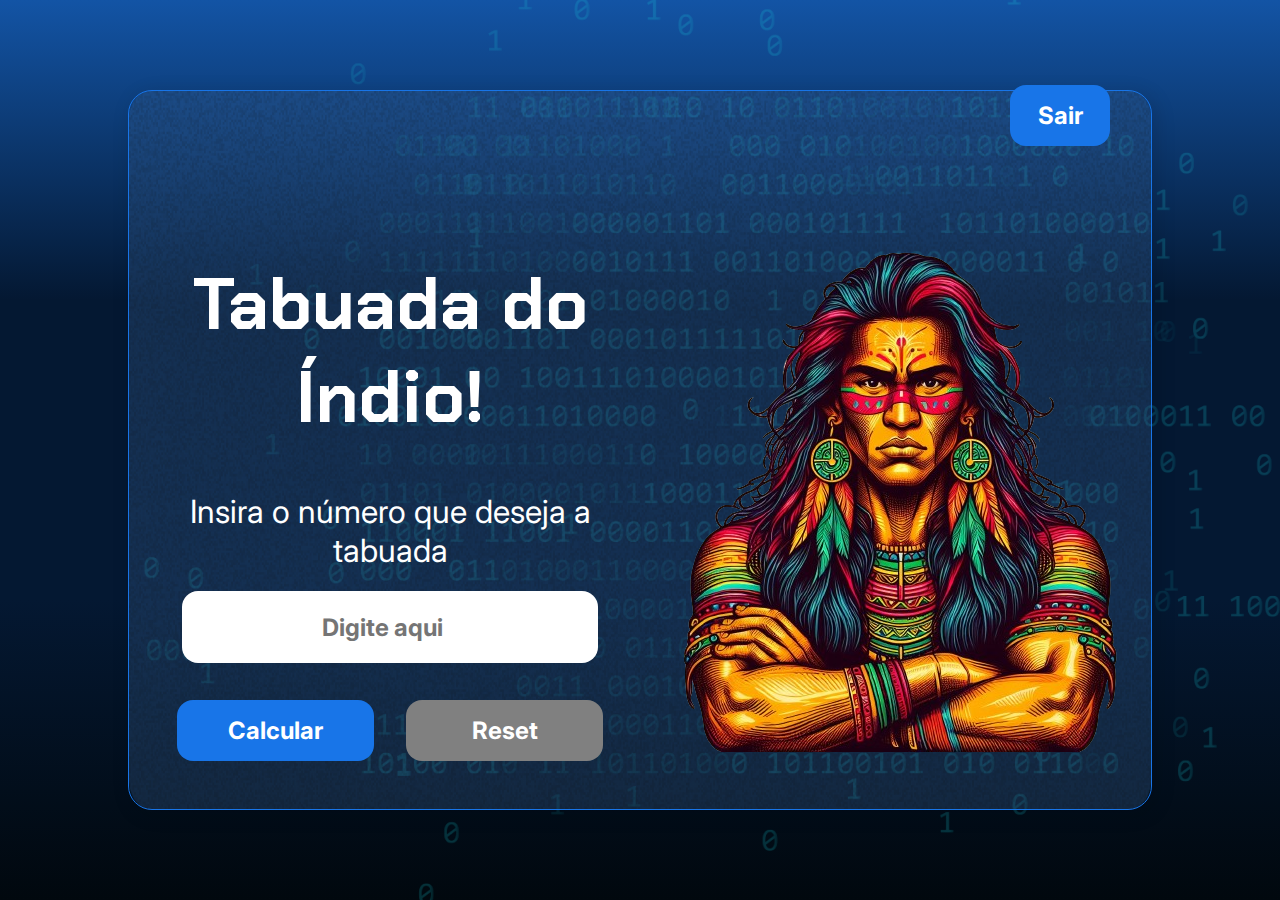
<file: html/sistema-tabuada.html>
<!DOCTYPE html>
<html lang="pt-br">

<head>
    <meta charset="UTF-8">
    <meta name="viewport" content="width=device-width, initial-scale=1.0">
    <!--<script src="https://code.responsivevoice.org/responsivevoice.js"></script>-->
    <link rel="preconnect" href="https://fonts.googleapis.com">
    <link rel="preconnect" href="https://fonts.gstatic.com" crossorigin>
    <link href="https://fonts.googleapis.com/css2?family=Chakra+Petch:wght@700&family=Inter:wght@400;700&display=swap"
        rel="stylesheet">
    <link rel="stylesheet" href="../styles/style.css">
    <title id="tituloAba"></title>
</head>

<body>

    <div class="container">
        <div class="container__conteudo">
            <div class="container__informacoes">
                <div id="divTextos" class="container__texto">
                    <!--<h1 id="titulo"></h1>-->
                    <!--<p id="paragrafo" class="texto__paragrafo"></p>-->
                </div>
                    <div id="input" class="container__divInput">
                        <!--<input type="number" min="1" max="10" class="container__input"> (É a caixa para inserção dos números) -->
                    </div>
                    <div class="container__botoes">
                        <button onclick="botaoEsq()" id="idBotaoEsq" class="container__botao"></button> <!-- button onclick, criei um botão porém ser atribuída uma ação, que é a "verificarChute" -->
                        <button onclick="botaoDir()" id="idBotaoDir" class="container__botao" disabled></button>
                    </div>
            </div>
            <img id="idImgPrincipal" src="" alt="Desenho de um índio" class="container__imagem-pessoa" />
        </div>
    </div>
    <button onclick="sair()" id="idBotaoSair" class="container__botao__sair">Sair</button>
    <script src="../js/funcoes.js" defer></script>
    <script src="/js/sistema-tabuada.js" defer></script>
</body>

</html>
</file>
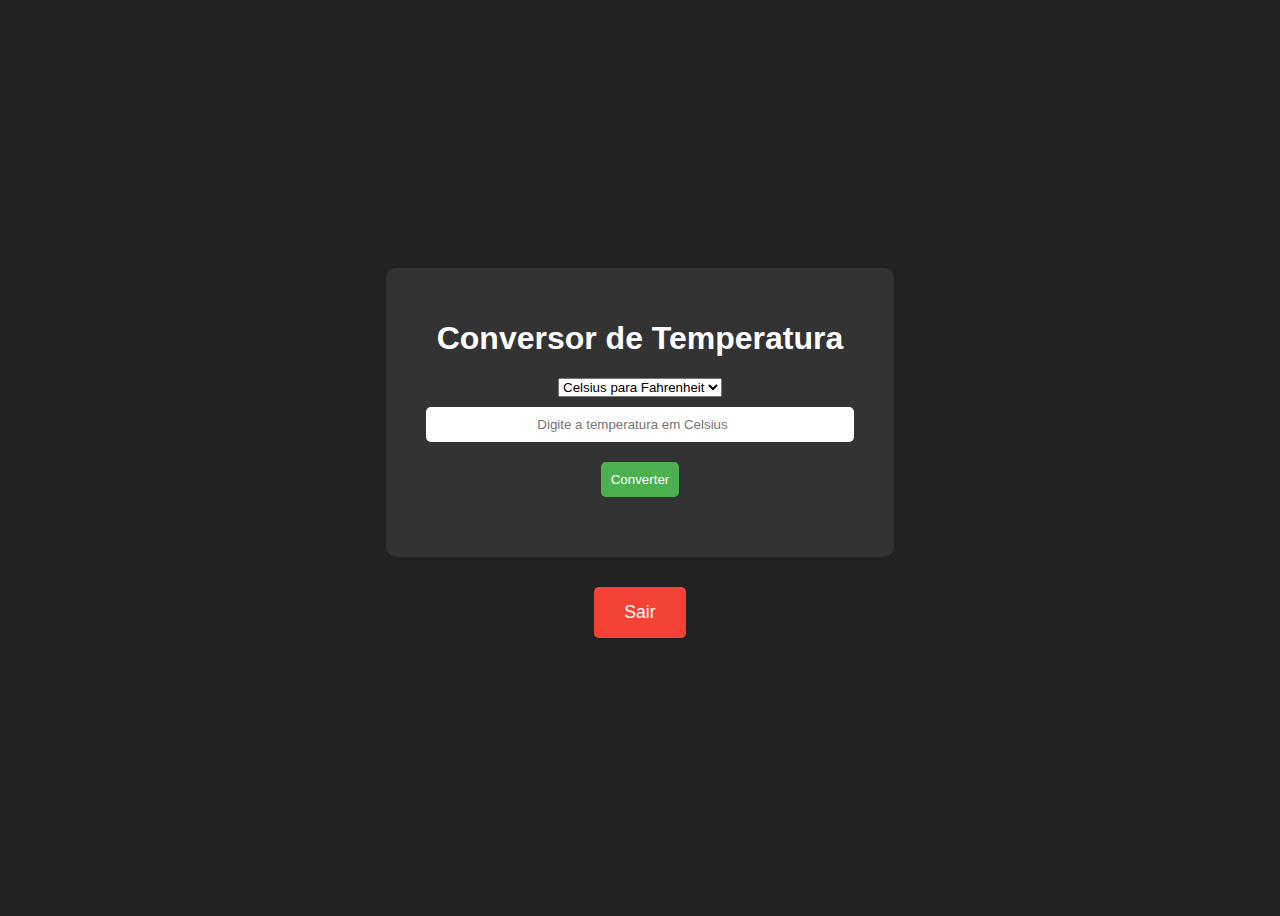
<file: html/temperatura.html>
<!DOCTYPE html>
<html lang="pt-br">
<head>
    <meta charset="UTF-8">
    <meta name="viewport" content="width=device-width, initial-scale=1.0">
    <link rel="stylesheet" href="/styles/temperatura.css"> <title>Conversor de Temperatura</title>
</head>
<body>
    <div class="container">
        <h1>Conversor de Temperatura</h1>

        <select id="conversionType">
            <option value="celsiusToFahrenheit">Celsius para Fahrenheit</option>
            <option value="fahrenheitToCelsius">Fahrenheit para Celsius</option>
        </select>

        <input type="number" id="celsiusInput" placeholder="Digite a temperatura em Celsius">
        <input type="number" id="fahrenheitInput" placeholder="Digite a temperatura em Fahrenheit" style="display: none;">

        <button id="convertBtn">Converter</button>
        <p id="result"></p>
    </div>
    <button onclick="sair()" id="idBotaoSair" class="container__botao__sair">Sair</button>
    <script src="/js/temperatura.js"></script> </body>
    <script src="/js/funcoes.js"></script> </body>
</html>
</file>
<file: styles/stylePaginaInicial.css>
* {
    box-sizing: border-box;
    margin: 0;
    padding: 0;
    color: white;
}

body {
    background: linear-gradient(#1354A5 0%, #041832 33.33%, #041832 66.67%, #01080E 100%);
    height: 100vh;
    display: flex;
    align-items: center;
    justify-content: center;
}


body::before {
    background-image: url("../img/code.png");
    background-repeat: no-repeat;
    background-position: right;
    content: "";
    display: block;
    position: absolute;
    width: 100%;
    height: 100%;
    opacity: 0.4;
}

.container {
    width: 80%;
    height: 80%;
    display: flex;
    align-items: center;
    justify-content: space-between;
    border-radius: 24px;
    border: 1px solid #1875E8;
    box-shadow: 4px 4px 20px 0px rgba(1, 8, 14, 0.15);
    background-image: url("../img/Ruido.png");
    background-size: 100% 100%;
    position: relative;
}


.container__conteudo {
    display: flex;
    align-items: center;
    position: absolute;
    bottom: 0;
}

.container__informacoes {
    flex: 1;
    padding: 1rem;
}

.caixaBotoes {
    display: flex;
    gap: 10px;
}

.container__texto {
    margin: 16px 0 16px 0;
}

.container__texto-azul {
    color: #1875E8;
}

.container__input {
    width: 100%;
    height: 72px;
    border-radius: 16px;
    background-color: #FFF;
    border: none;
    margin: 5px;
    color: #1875E8;
    padding: 2rem;
    font-size: 24px;
    font-weight: 700;
    font-family: 'Inter', sans-serif;
    text-align: center;
}

.container__divInput {
    display: flex;
}

.container__botoes {
    display: flex;
    gap: 10px;
    flex-direction: column;
}

.container__botao {
    border-radius: 16px;
    background: #1875E8;
    padding: 8px 12px;
    width: 100%;
    font-size: 24px;
    font-weight: 700;
    border: none;
    margin-top: 2px;
    cursor: pointer;
}

h1 {
    font-family: 'Chakra Petch', sans-serif;
    font-size: 50px;
    padding-bottom: 0px;
    text-align: center;
}

p,
button {
    font-family: 'Inter', sans-serif;
}

.texto__paragrafo {
    font-size: 32px;
    font-weight: 400;
    text-align: center;
}

button:disabled {
    background-color: gray;
}

@media screen and (max-width: 1250px) {

    h1 {
        font-size: 50px;
    }

    .container__botao {
        font-size: 16px;
    }


    .texto__paragrafo {
        font-size: 24px;
    }

    .container__imagem-pessoa {
        display: none;
    }

    .container__conteudo {
        display: block;
        position: inherit;
    }

    .container__informacoes {
        padding: 1rem
    }
}
</file>
<file: styles/calculadora.css>
body {
    font-family: sans-serif;
    background-image: url('/img/madeira.jpeg'); /* Imagem de fundo de madeira */
    background-size: cover; /* Cobrir toda a área */
    color: #333; /* Texto marrom escuro para contraste */
    display: flex;
    justify-content: center;
    align-items: center;
    min-height: 100vh;
}

.container {
    display: flex;
    gap: 20px;
}

.calculator {
    background-color: rgba(255, 228, 196, 0.8); /* Cor de madeira clara com transparência */
    border: 2px solid #654321; /* Borda marrom escura */
    border-radius: 10px;
    padding: 20px;
    box-shadow: 10px 10px 20px rgba(0, 0, 0, 0.3); /* Sombra para dar profundidade */
}

.titulo {
    font-family: "American Typewriter", serif; /* Use a fonte American Typewriter */
    text-align: center;
    font-size: 2em;
    margin-bottom: 10px;
    margin-top: 0;
    color: #654321; /* Texto marrom escuro */
}

#display, button {
    font-family: "American Typewriter", serif; /* Use a fonte American Typewriter */
    padding: 15px;
    font-size: 1.1em;
    border: none;
    border-radius: 5px;
    cursor: pointer;
    box-shadow: 3px 3px 5px rgba(0, 0, 0, 0.2); /* Sombra suave para os botões */
    transition: transform 0.2s ease, box-shadow 0.2s ease; 
}

button:active {
    transform: translateY(2px);
    box-shadow: 1px 1px 2px rgba(0, 0, 0, 0.2); 
}

.keypad {
    display: grid;
    grid-template-columns: repeat(3, 1fr); 
    gap: 10px;
}

.operator {
    background-color: #DEB887; /* Bege */
    color: #333; /* Texto marrom escuro */
}

#equals {
    background-color: #CD853F; /* Marrom mais claro */
    color: #fff; /* Texto branco */
    grid-column: 1 / 3;
    grid-row: 4; 
}

.keypad button:last-child {
    background-color: #A52A2A; 
    color: #fff; /* Texto branco */
}

.operations {
    grid-template-columns: repeat(4, 1fr); 
    text-align: center;  
    padding-top: 4%; 
}

.tela { 
    text-align: center;
    padding-bottom: 4%;
}
</file>
<file: styles/carrinho-compras.css>
* {
    margin: 0;
    padding: 0;
    box-sizing: border-box;
  }
  
  body {
    min-height: 100vh;
    height: auto;
    background: linear-gradient(to bottom,
        #01080E 10%,
        #FFF 10%,
        #FFF 90%,
        #01080E 90%);
    padding: 7vh 8vw 5vh;
    font-family: 'Inter', sans-serif;
    font-size: 16px;
  }
  
  button {
    background: inherit;
    color: inherit;
    border: 0;
  }
  
  select {
    appearance: none;
  }
  
  input[type="number"]::-webkit-outer-spin-button,
  input[type="number"]::-webkit-inner-spin-button {
      -webkit-appearance: none;
      margin: 0;
  }
  
  input[type="number"] {
      appearance: textfield;
  }
  
  .texto-medio-azul {
    color: var(--Light-Blue, #1875E8);
    font-size: 1.5rem;
    font-style: normal;
    font-weight: 600;
    line-height: 110%; /* 1.65rem */
  }
  
  .conteudo-principal {
    filter: drop-shadow(0px 0px 70px rgba(2, 189, 255, 0.40));
    min-height: 100%;
    padding: 5rem 6.5rem;
    
    display: grid;
    grid-template-columns: 1.375fr 1fr;
    column-gap: 5rem;
  
    background: white url('../img/oculos.png') no-repeat bottom left;
    background-size: auto 40%;
  
    position: relative;
    background-position: left bottom -40px;
  }
  
  .grafismo-azul {
    position: absolute;
    width: 31.9375rem;
    height: 2.0625rem;
    background-image: url('../img/grafismo-azul.svg');
    top: -1rem;
  }
  
  .titulo {
    font-family: 'Chakra Petch', sans-serif;
    font-size: 5rem;
    font-style: normal;
    font-weight: 700;
    line-height: 100%;
    margin-bottom: 2.5rem;
  }
  
  .texto-azul {
    color: #1875E8;
  }
  
  .formulario {
    display: flex;
    flex-direction: column;
    align-items: flex-start;
    gap: 1.5rem;
  }
  
  .formulario .campo-grupo {
    display: flex;
    flex-direction: column;
    align-items: flex-start;
    gap: 1rem;
  }
  
  .produto-input {
    width: 24.75rem;
    height: 3.5rem;
    padding: 1rem;
    border-radius: 0.5rem;
    border: 1px solid var(--Light-Blue, #1875E8);
  
    color: var(--Void, #01080E);
    font-family: Inter;
    font-size: 1.3125rem;
    font-style: italic;
    font-weight: 400;
    line-height: 110%;
    
    background: url('../img/arrow-down.svg') no-repeat right 1rem top 50%;
  }
  
  .dropdown {
    width: 3.375rem;
    height: 3.5rem;
    padding: 1rem;
    justify-content: center;
    align-items: center;
    gap: 0.625rem;
    border-radius: 0rem 0.5rem 0.5rem 0rem;
    border: 1px solid var(--Light-Blue, #1875E8);
    cursor: pointer;
  }
  
  .formulario > .parte-inferior {
    display: flex;
    align-items: flex-end;
    gap: 2rem;
  }
  
  .quantidade-input {
    display: flex;
    height: 3.5rem;
    padding: 1rem;
    width: 4.5rem;
    border-radius: 0.5rem;
    border: 1px solid var(--Light-Blue, #1875E8);
  
    color: var(--Void, #01080E);
    font-family: Inter;
    font-size: 1.3125rem;
    font-style: italic;
    font-weight: 400;
    line-height: 110%;
  }
  
  .botoes-wrapper {
    display: flex;
    align-items: flex-end;
    gap: 1rem;
  }
  
  .botao-form {
    display: flex;
    flex-direction: column;
    justify-content: center;
    align-items: center;
    width: 13rem;
    height: 3.25rem;
    padding: 1rem 1.5rem;
    gap: 0.625rem;
    border-radius: 1rem;
    cursor: pointer;
  }
  
  .botao-adicionar {
    background: var(--Light-Blue, #1875E8);
    box-shadow: 0px 0px 20px 0px rgba(24, 117, 232, 0.50);
  
    color: var(--Branco, #FFF);
    font-size: 1.5rem;
    font-weight: 700;
    line-height: normal;
  }
  
  .botao-limpar {
    border-radius: 1rem;
    background: var(--Void, #01080E);
    box-shadow: 0px 0px 20px 0px rgba(1, 8, 14, 0.50);
  
    color: var(--Branco, #FFF);
    font-size: 1.5rem;
    font-weight: 700;
    line-height: normal;
  }

  .container__botao__sair {
    border-radius: 16px;
    background: #1875E8;
    padding: 16px 24px;
    width: 100px;
    font-size: 24px;
    font-weight: 700;
    border: none;
    position: fixed;
    top: 85px;
    right: 70px;
    transform: translate(-100%, 0);
    cursor: pointer;
}
  
  .carrinho {
    display: flex;
    width: 24rem;
    flex-direction: column;
    align-items: flex-start;
    gap: 2rem;
  }
  
  .titulo-wrapper {
    display: flex;
    align-items: center;
    gap: 1rem;
  }
  
  .carrinho__titulo {
    color: var(--Light-Blue, #1875E8);
    font-family: Inter;
    font-size: 1.5rem;
    font-style: normal;
    font-weight: 600;
    line-height: 110%; /* 1.65rem */
  }
  
  .carrinho__produtos {
    display: flex;
    flex-direction: column;
    align-items: flex-start;
    gap: 1rem;
  }
  
  .carrinho__produtos__produto {
    font-size: 1.3125rem;
    font-style: italic;
    font-weight: 400;
    line-height: 110%; /* 1.44375rem */
  }
  
  .divisoria {
    width: 24rem;
    height: 0.0625rem;
    background: #000;
  }
  
  .carrinho__total {
    font-size: 2.25rem;
    font-weight: 700;
    line-height: 110%; /* 2.475rem */
  }
  
  .adicionar-produto {
    padding-bottom: 180px;
  }

  .carrinho__produtos__produto {
    display: flex; /* Torna o item do carrinho um flex container */
    justify-content: space-between; /* Distribui os elementos horizontalmente */
    align-items: center; /* Alinha os elementos verticalmente */
  }
  
  .produto-total {
    text-align: right; /* Alinha o texto "Total" e o valor à direita */
  }
  
  .texto-cinza {
    color: #555; /* Cor cinza para o texto "Total" */
  }
</file>
<file: styles/style.css>
* {
    box-sizing: border-box;
    margin: 0;
    padding: 0;
    color: white;
}

body {
    background: linear-gradient(#1354A5 0%, #041832 33.33%, #041832 66.67%, #01080E 100%);
    height: 100vh;
    display: flex;
    align-items: center;
    justify-content: center;
}


body::before {
    background-image: url("../img/code.png");
    background-repeat: no-repeat;
    background-position: right;
    content: "";
    display: block;
    position: absolute;
    width: 100%;
    height: 100%;
    opacity: 0.4;
}

.container {
    width: 80%;
    height: 80%;
    display: flex;
    align-items: center;
    justify-content: space-between;
    border-radius: 24px;
    border: 1px solid #1875E8;
    box-shadow: 4px 4px 20px 0px rgba(1, 8, 14, 0.15);
    background-image: url("../img/Ruido.png");
    background-size: 100% 100%;
    position: relative;
}


.container__conteudo {
    display: flex;
    align-items: center;
    position: absolute;
    bottom: 0;
}

.container__informacoes {
    flex: 1;
    padding: 3rem;
}


.container__texto {
    margin: 16px 0 16px 0;
}

.container__texto-azul {
    color: #1875E8;
}

.container__input {
    width: 100%;
    height: 72px;
    border-radius: 16px;
    background-color: #FFF;
    border: none;
    margin: 5px;
    color: #1875E8;
    padding: 2rem;
    font-size: 24px;
    font-weight: 700;
    font-family: 'Inter', sans-serif;
    text-align: center;
}

.container__divInput {
    display: flex;
}

.container__botoes {
    display: flex;
    gap: 2em;
}

.container__botao {
    border-radius: 16px;
    background: #1875E8;
    padding: 16px 24px;
    width: 100%;
    font-size: 24px;
    font-weight: 700;
    border: none;
    margin-top: 2rem;
    cursor: pointer;
}

.container__botao__sair {
    border-radius: 16px;
    background: #1875E8;
    padding: 16px 24px;
    width: 100px;
    font-size: 24px;
    font-weight: 700;
    border: none;
    position: fixed;
    top: 85px;
    right: 70px;
    transform: translate(-100%, 0);
    cursor: pointer;
}

h1 {
    font-family: 'Chakra Petch', sans-serif;
    font-size: 72px;
    padding-bottom: 3rem;
    text-align: center;
}

p,
button {
    font-family: 'Inter', sans-serif;
}

.texto__paragrafo {
    font-size: 32px;
    font-weight: 400;
    text-align: center;
}

button:disabled {
    background-color: gray;
    cursor: not-allowed;
}

@media screen and (max-width: 1250px) {

    h1 {
        font-size: 50px;
    }

    .container__botao {
        font-size: 16px;
    }


    .texto__paragrafo {
        font-size: 24px;
    }

    .container__imagem-pessoa {
        display: none;
    }

    .container__conteudo {
        display: block;
        position: inherit;
    }

    .container__informacoes {
        padding: 1rem
    }
}
</file>
<file: styles/numeros-aleatorios.css>
* {
    box-sizing: border-box;
    margin: 0;
    padding: 0;
    color: white;
}

body {
    background: linear-gradient(#1354A5 0%, #041832 33.33%, #041832 66.67%, #01080E 100%);
    height: 100vh;
    display: flex;
    align-items: center;
    justify-content: center;
}

body::before {
    background-image: url("../img/code.png");
    background-repeat: no-repeat;
    background-position: right;
    content: "";
    display: block;
    position: absolute;
    width: 100%;
    height: 100%;
    opacity: 0.4;
}

.container {
    width: 80%;
    min-height: 50vh;
    display: flex;
    align-items: center;
    justify-content: space-between;
    border-radius: 24px;
    border: 1px solid #1875E8;
    box-shadow: 4px 4px 20px 0px rgba(1, 8, 14, 0.15);
    background-image: url("../img/Ruido.png");
    background-size: 100% 100%;
    position: relative;
    overflow: hidden;
}

.container__conteudo {
    display: flex;
    align-items: center;
    position: relative;
    width: 100%;
}

.container__informacoes {
    flex: 1;
    padding: 3rem;
}

.container__texto {
    margin: 12px 0;
    display: flex;
    flex-direction: column;
}

.container__texto-azul {
    color: #1875E8;
    display: block;

}

.container__campo {
    display: flex;
    align-items: center;
    justify-content: space-between;
    margin-bottom: 12px;
}

.container__input {
    width: 130px;
    height: 72px;
    border-radius: 16px;
    background-color: #FFF;
    border: none;
    color: #1875E8;
    padding: 2rem;
    font-size: 24px;
    font-weight: 700;
    font-family: 'Inter', sans-serif;
}

.container__botoes {
    display: flex;
    flex-direction: row;
    gap: 1em;
}

.container__botao__sair {
    border-radius: 16px;
    background: #1875E8;
    padding: 16px 24px;
    width: 100px;
    font-size: 24px;
    font-weight: 700;
    border: none;
    position: fixed;
    top: 85px;
    right: 70px;
    transform: translate(-100%, 0);
    cursor: pointer;
}

.container__botao {
    border-radius: 16px;
    background: #1875E8;
    padding: 16px 24px;
    font-size: 24px;
    width: 100%;
    font-weight: 700;
    border: none;
    cursor: pointer;
}

.container__botao-desabilitado {
    border-radius: 16px;
    background: #6f6f70;
    padding: 16px 24px;
    font-size: 24px;
    width: 100%;
    font-weight: 700;
    border: none;
}

h1 {
    font-family: 'Chakra Petch', sans-serif;
    font-size: 72px;
    font-style: normal;
    font-weight: 700;
    line-height: 100%;
    padding: 2rem;
}

.texto__paragrafo {
    color: #FFF;
    font-family: 'Inter';
    font-size: 32px;
    font-style: normal;
    font-weight: 400;
    line-height: normal;
}

.container__imagem-pessoa {
    max-width: 100%;
    height: auto;
    margin-top: 2rem;
}

button:disabled {
    background-color: gray;
    cursor: not-allowed;
}

@media screen and (max-width: 1250px) {
    .container__imagem-pessoa {
        display: none;
    }

    h1 {
        font-size: 50px;
    }
}
</file>
<file: styles/numeros-ordem.css>
* {
    box-sizing: border-box;
    margin: 0;
    padding: 0;
    color: white;
}

body {
    background: linear-gradient(#1354A5 0%, #041832 33.33%, #041832 66.67%, #01080E 100%);
    height: 100vh;
    display: flex;
    align-items: center;
    justify-content: center;
}


body::before {
    background-image: url("../img/code.png");
    background-repeat: no-repeat;
    background-position: right;
    content: "";
    display: block;
    position: absolute;
    width: 100%;
    height: 100%;
    opacity: 0.4;
}

.container {
    width: 80%;
    height: 80%;
    display: flex;
    align-items: center;
    justify-content: space-between;
    border-radius: 24px;
    border: 1px solid #1875E8;
    box-shadow: 4px 4px 20px 0px rgba(1, 8, 14, 0.15);
    background-image: url("../img/Ruido.png");
    background-size: 100% 100%;
    position: relative;
}


.container__conteudo {
    display: flex;
    align-items: center;
    position: absolute;
    bottom: 0;
}

.container__informacoes {
    flex: 1;
    padding: 3rem;
}


.container__texto {
    margin: 16px 0 16px 0;
}

.container__texto-azul {
    color: #1875E8;
}

.container__input {
    width: 100%;
    height: 72px;
    border-radius: 16px;
    background-color: #FFF;
    border: none;
    margin: 5px;
    color: #1875E8;
    padding: 2rem;
    font-size: 24px;
    font-weight: 700;
    font-family: 'Inter', sans-serif;
    text-align: center;
}

.container__divInput {
    display: flex;
}

.container__botoes {
    display: flex;
    gap: 2em;
}

.container__botao {
    border-radius: 16px;
    background: #1875E8;
    padding: 16px 24px;
    width: 100%;
    font-size: 24px;
    font-weight: 700;
    border: none;
    margin-top: 2rem;
    cursor: pointer;
}

.container__botao__sair {
    border-radius: 16px;
    background: #1875E8;
    padding: 16px 24px;
    width: 100px;
    font-size: 24px;
    font-weight: 700;
    border: none;
    position: fixed;
    top: 85px;
    right: 70px;
    transform: translate(-100%, 0);
    cursor: pointer;
}

h1 {
    font-family: 'Chakra Petch', sans-serif;
    font-size: 55px;
    padding-bottom: 3rem;
    text-align: center;
}

p,
button {
    font-family: 'Inter', sans-serif;
}

.texto__paragrafo {
    font-size: 32px;
    font-weight: 400;
    text-align: center;
}

button:disabled {
    background-color: gray;
    cursor: not-allowed;
}

@media screen and (max-width: 1250px) {

    h1 {
        font-size: 50px;
    }

    .container__botao {
        font-size: 16px;
    }


    .texto__paragrafo {
        font-size: 24px;
    }

    .container__imagem-pessoa {
        display: none;
    }

    .container__conteudo {
        display: block;
        position: inherit;
    }

    .container__informacoes {
        padding: 1rem
    }
}
</file>
<file: styles/temperatura.css>
body {
    font-family: sans-serif;
    background-color: #222;
    color: #fff;
    display: flex;
    flex-direction: column; /* Alinha os elementos em coluna */
    justify-content: center;
    align-items: center;
    min-height: 100vh;
}

.container {
    background-color: #333;
    padding: 30px;
    border-radius: 10px;
    text-align: center;
    margin-bottom: 20px; /* Adiciona espaço abaixo do container */
}

input, button {
    padding: 10px;
    margin: 10px 0;
    border: none;
    border-radius: 5px;
}

button {
    background-color: #4CAF50; /* Verde */
    color: white;
    cursor: pointer;
}

button:hover {
    background-color: #45a049; /* Verde mais escuro */
}

#result {
    font-size: 1.2em;
    margin-top: 20px;
}

/* Estilos para o botão "Sair" */
.container__botao__sair {
    background-color: #f44336; /* Vermelho */
    color: white;
    padding: 15px 30px; /* Aumenta o tamanho do botão */
    border: none;
    border-radius: 5px;
    cursor: pointer;
    font-size: 1.1em; /* Aumenta o tamanho da fonte */
}

.container__botao__sair:hover {
    background-color: #d32f2f; /* Vermelho mais escuro */
}

input {
    padding: 10px;
    margin: 10px 0;
    border: none;
    border-radius: 5px;
    width: calc(100% - 20px); /* Ocupa toda a largura do container menos o padding */
    box-sizing: border-box; /* Inclui o padding e a borda no cálculo da largura */
    text-align: center;
}
</file>
<file: styles/alugar-games.css>
@import url(_reset.css);
@import url('https://fonts.googleapis.com/css2?family=Chakra+Petch:wght@700&family=Inter:wght@600;700&display=swap');

.body {
    color: #FFFFFF;

    min-height: 100vh;

    background: rgb(0, 0, 0);
    background: linear-gradient(to bottom, rgba(0, 0, 0, 1) 0%, rgba(1, 8, 14, 1) 25%, rgba(80, 94, 255, 0.85) 50%, rgba(1, 8, 14, 1) 75%, rgba(0, 0, 0, 1) 100%);
    background-repeat: no-repeat;
    background-attachment: fixed;

    display: flex;
    flex-direction: column;
    justify-content: center;

    padding: 0.8rem;
}

@media screen and (min-width: 1440px) {
    .body {
        padding: 0.8rem calc((100vw - 1086px)/2);
    }
}

.main {
    display: flex;
    flex-direction: column;
    align-items: center;
}

.divisor {
    display: flex;
    gap: 53px;
    align-items: center;

    margin: 30px 0px 20px;
}

.divisor__line {
    height: 1px;
    width: 282px;
    background-color: #00F4BF;
}

.page-title {
    font-family: 'Chakra Petch', sans-serif;
    font-weight: 700;
    font-size: 3.5rem;

    margin-bottom: 1rem;
}

.page-title__emphasis {
    color: #505EFF;
}

.dashboard {
    background-color: rgba(255, 255, 255, 0.1);

    border-radius: 2rem;
    border-width: 1px;
    border-style: solid;
    border-color: #00F4BF;

    padding: 1.5rem;
    width: 100%;
}

.dashboard__items {
    display: flex;
    justify-content: space-between;
}

.dashboard__items__item {
    display: flex;
    flex-direction: column;
    align-items: center;
    justify-content: flex-start;

    font-family: 'Inter', sans-serif;
}

.dashboard__item__img {
    box-shadow: 0px 0px 24px 8px rgba(24, 118, 232, 0.25);

    margin-bottom: 1rem;
}

.dashboard__item__img--rented {
    position: relative;
    margin-bottom: 1rem;
}

.dashboard__item__img--rented::after {
    content: "";
    display: block;
    width: 100%;
    height: 100%;

    position: absolute;
    top: 0;
    
    background-color: rgba(1, 8, 14, 0.4);
}

.dashboard__item__name {
    font-weight: 600;
    font-size: 1.5rem;

    margin-bottom: 1.5rem;
}

.dashboard__item__button {
    display: flex;
    justify-content: center;

    font-weight: 700;
    font-size: 1rem;

    padding: 1rem 1.5rem;
    min-width: 13rem;

    border-radius: 1rem;

    background-color: #1875E8;
}

.dashboard__item__button--return {
    background-color: #01080E;
}

.hachuras {
    margin-top: 1.5rem;
    margin-right: 33px;
    align-self: flex-end;
}

.imagem {
    width: 250px;
    height: auto;
}

.titulo {
    display: flex;
}

.container__botao__sair {
    border-radius: 16px;
    background: #1875E8;
    padding: 16px 24px;
    width: 100px;
    font-size: 24px;
    font-weight: 700;
    border: none;
    position: fixed;
    top: 135px;
    right: 30px;
    transform: translate(-100%, 0);
    cursor: pointer;
}

.modal {
    display: none;
    position: fixed;
    top: 0;
    left: 0;
    width: 100%;
    height: 100%;
    background-color: rgba(0, 0, 0, 0.5);
    z-index: 1000;
  }
  
  .modal-content {
    background-color: #fff;
    width: 300px;
    padding: 20px;
    border-radius: 8px;
    box-shadow: 0 0 10px rgba(0, 0, 0, 0.5);
    position: absolute;
    top: 50%;
    left: 50%;
    transform: translate(-50%, -50%);
    text-align: center;
  }
  
  .modal-content button {
    margin-top: 10px;
  }

  .mensagemConfirmacao {
    color: #01080E;
  }
</file>
